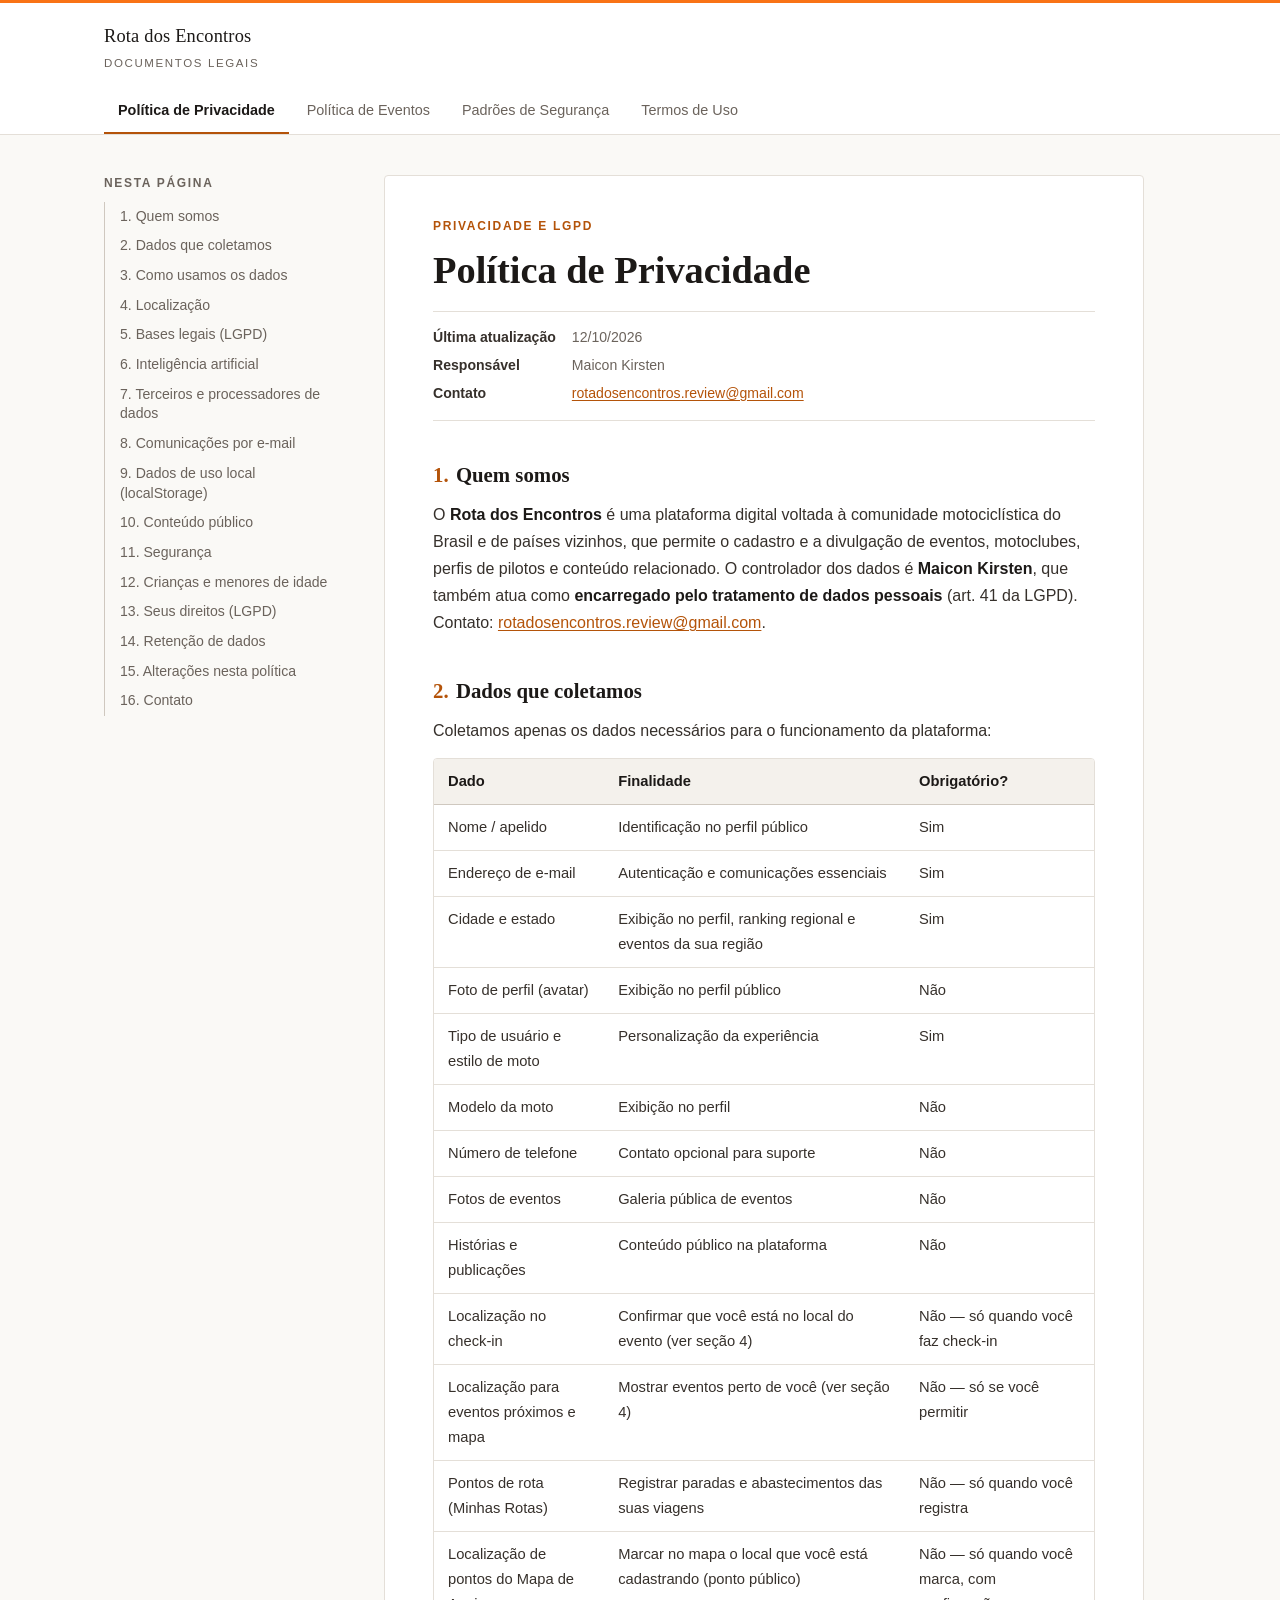
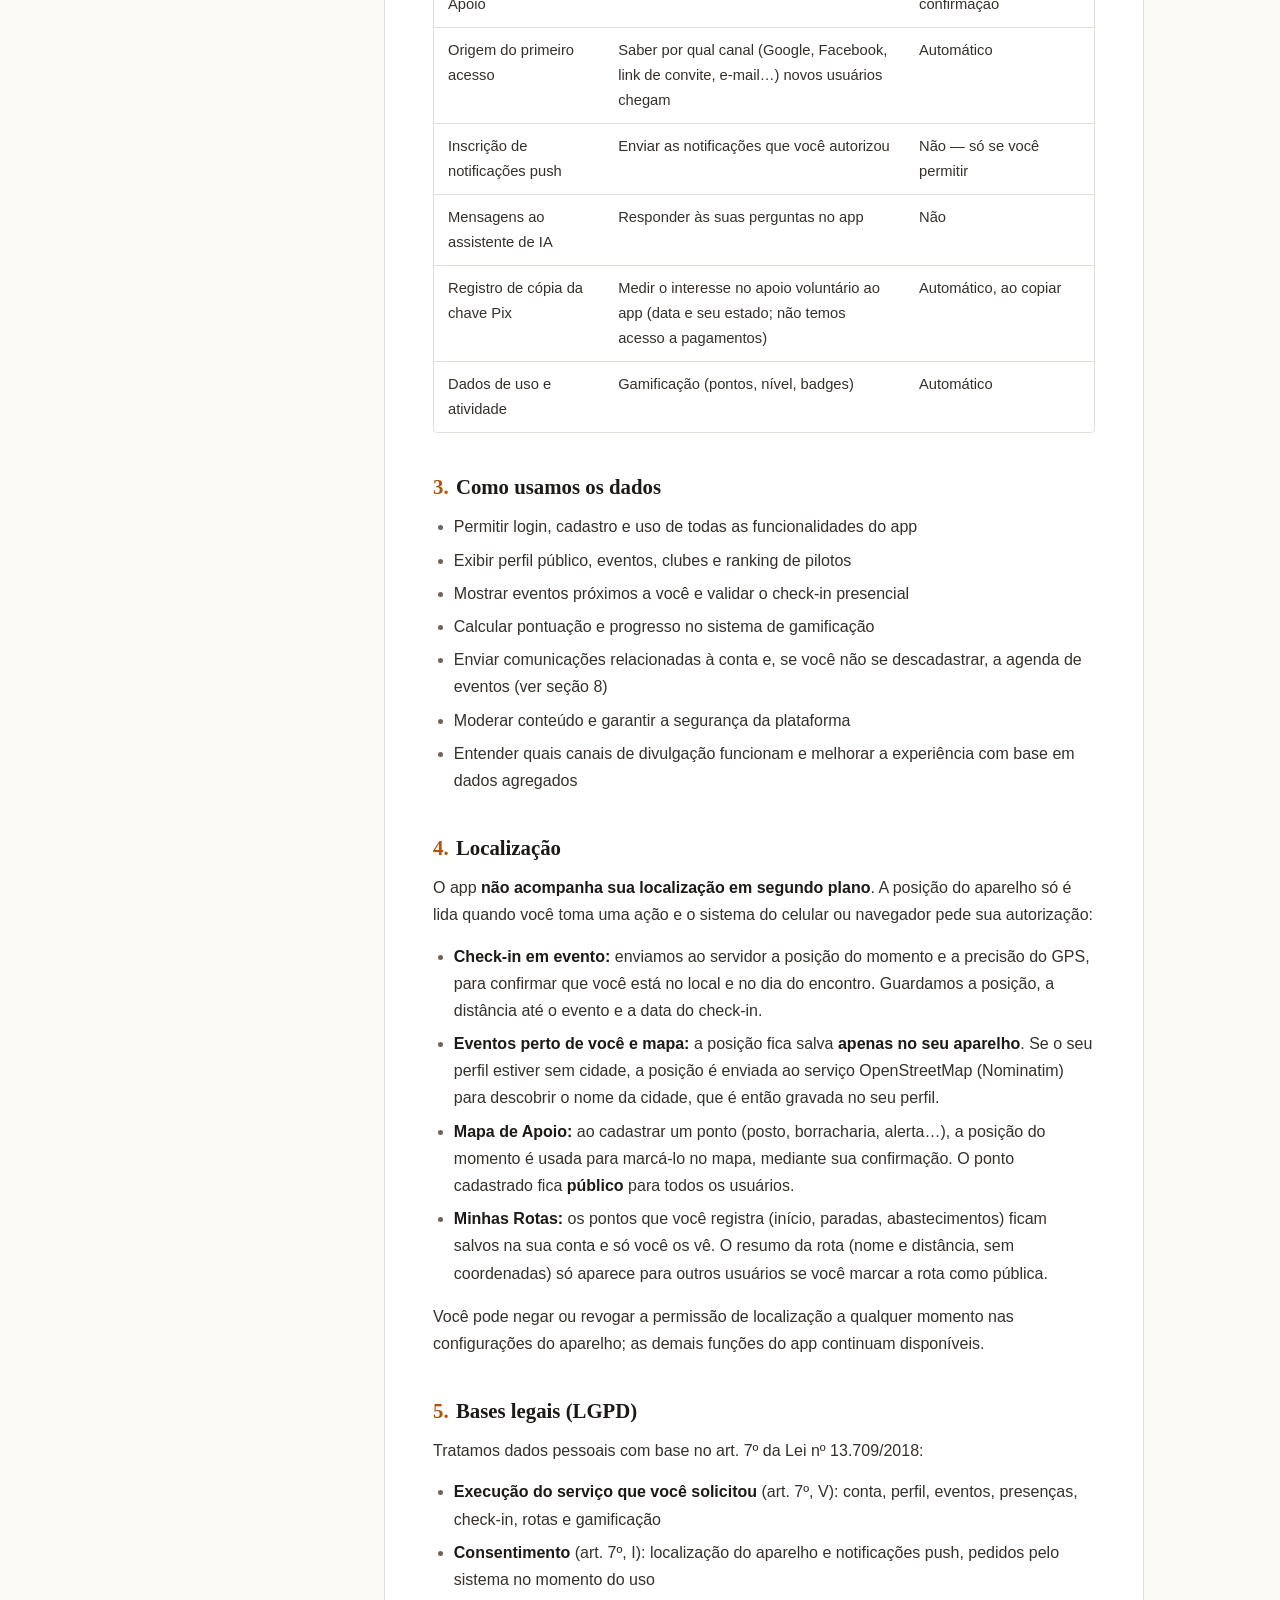
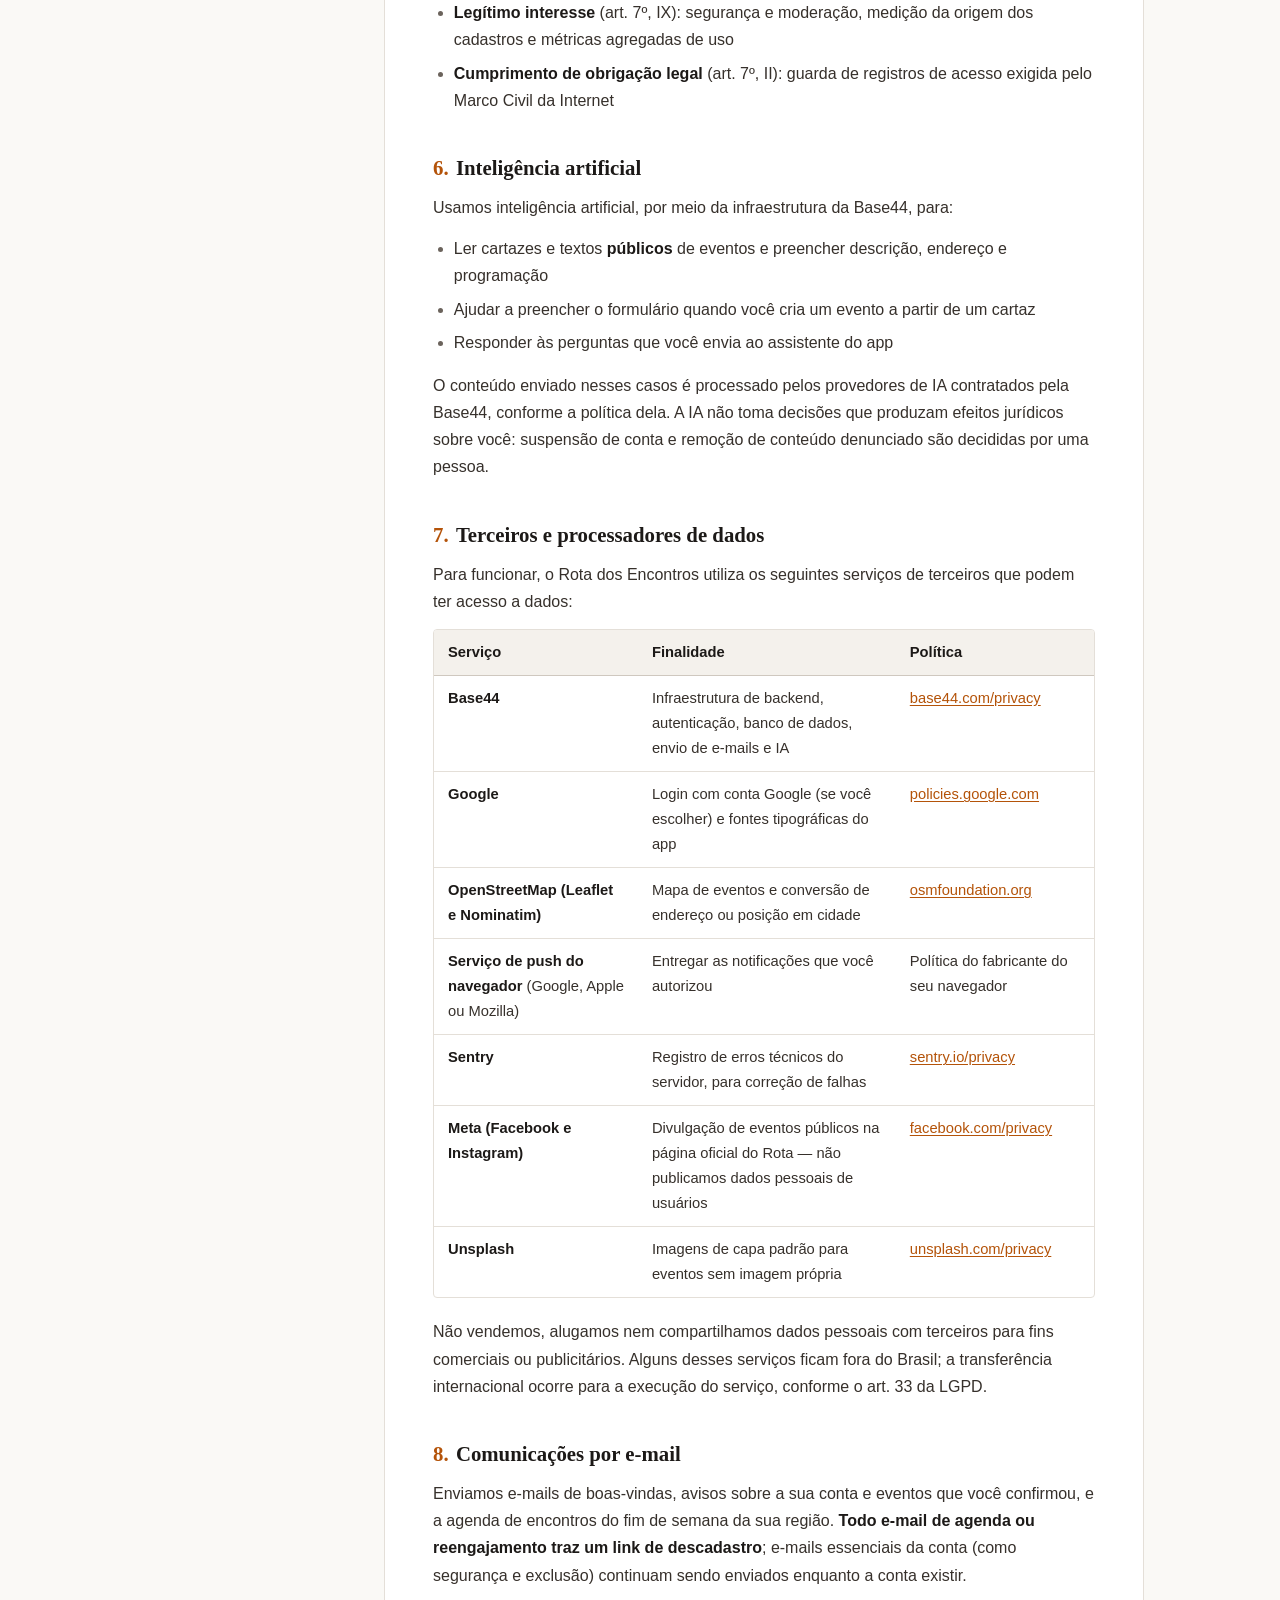
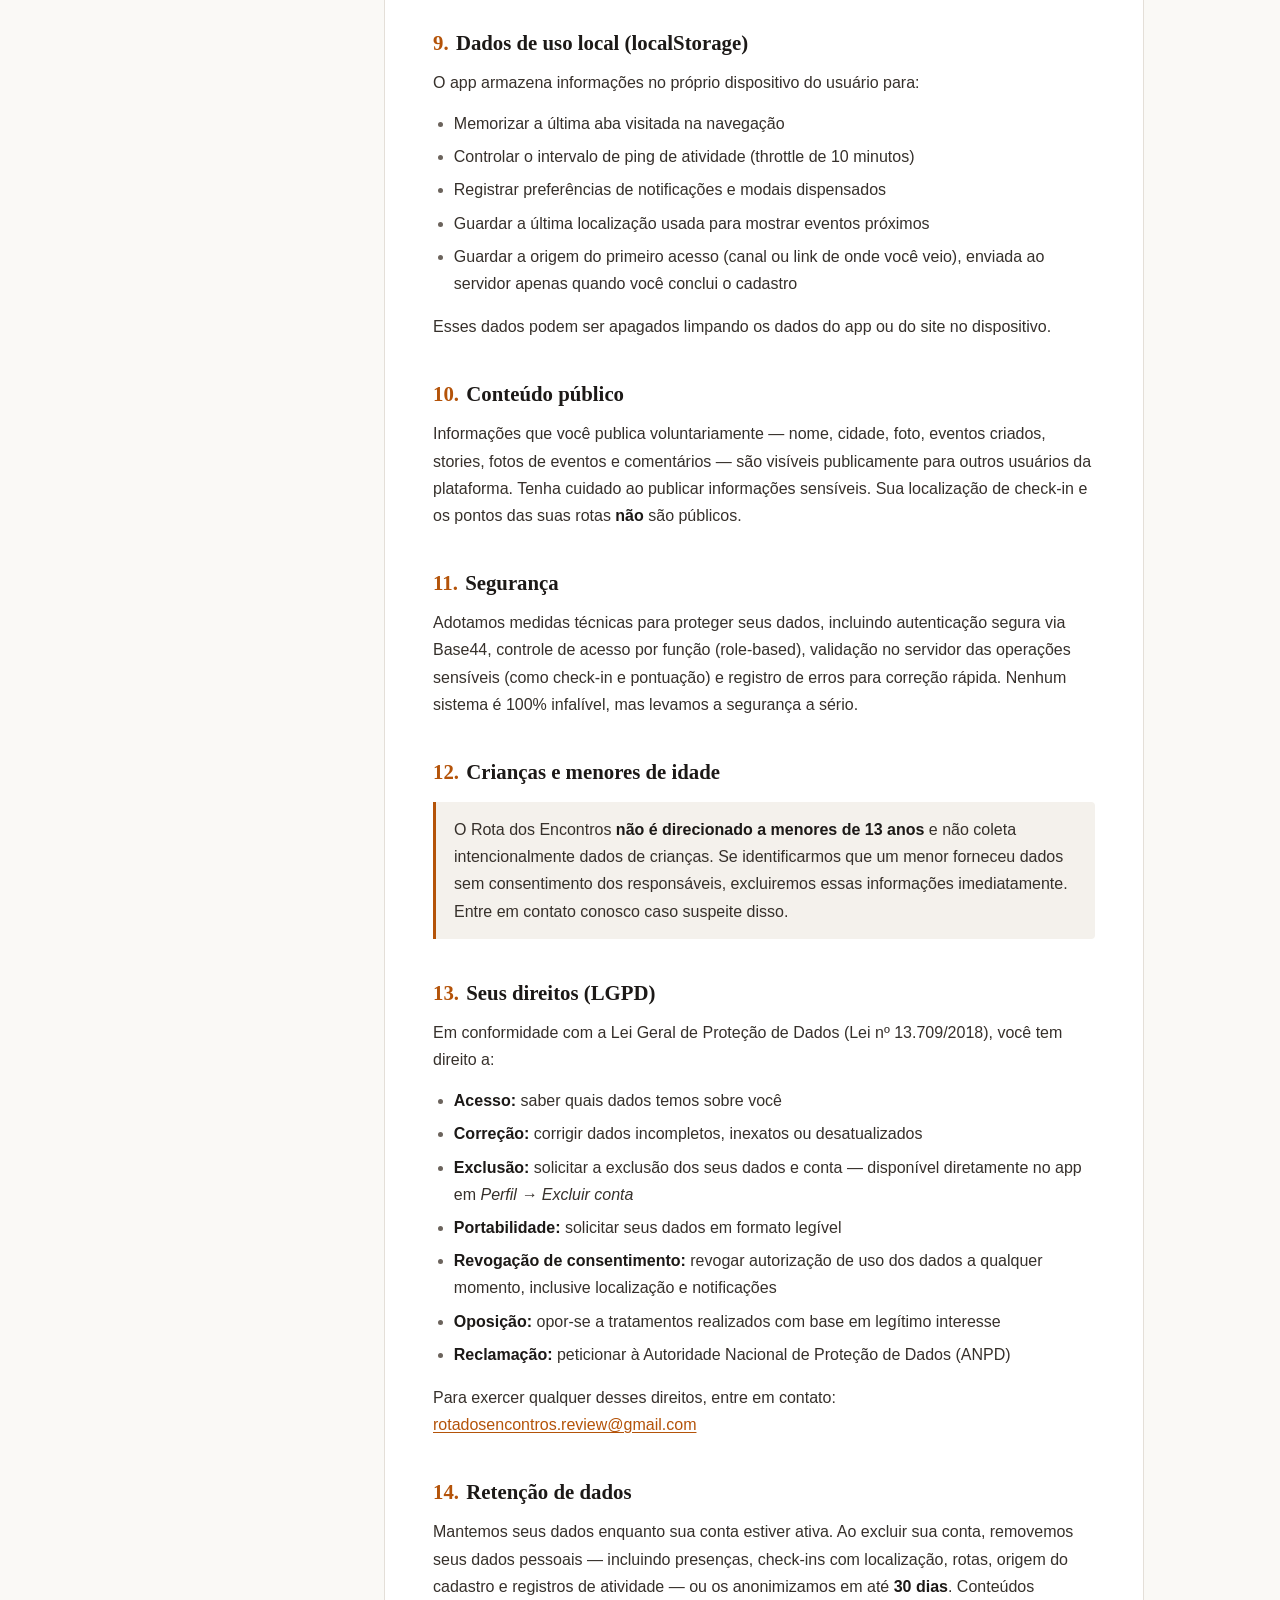
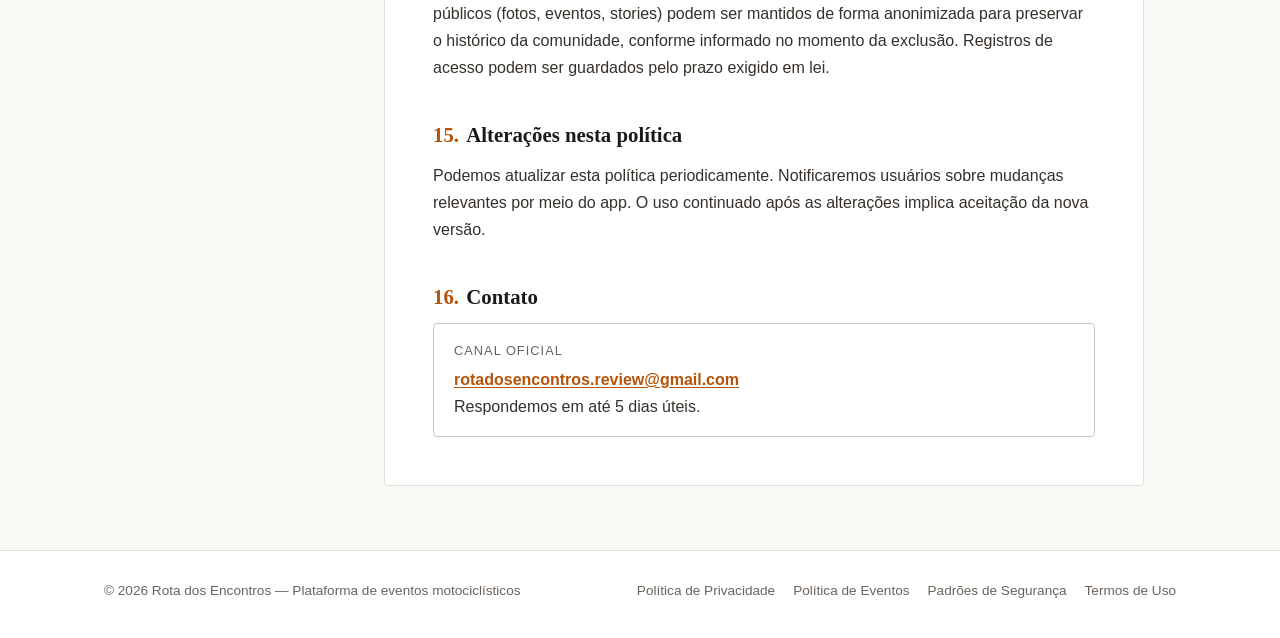
<file: index.html>
<!DOCTYPE html>
<html lang="pt-BR">
<head>
  <meta charset="UTF-8">
  <meta name="viewport" content="width=device-width, initial-scale=1">
  <title>Política de Privacidade — Rota dos Encontros</title>
  <meta name="description" content="Como o Rota dos Encontros coleta, usa e protege dados pessoais, conforme a LGPD.">
  <meta name="color-scheme" content="light dark">
  <link rel="stylesheet" href="estilo.css">
</head>
<body>
<header class="topo">
  <div class="topo-interno">
    <p class="marca-nome">Rota dos Encontros<span>Documentos legais</span></p>
    <nav class="abas" aria-label="Documentos">
      <a href="index.html" aria-current="page">Política de Privacidade</a>
      <a href="politica-eventos.html">Política de Eventos</a>
      <a href="seguranca.html">Padrões de Segurança</a>
      <a href="termos.html">Termos de Uso</a>
    </nav>
  </div>
</header>

<div class="pagina">
  <aside class="indice" aria-label="Índice">
    <details open>
      <summary>Nesta página</summary>
      <h2>Nesta página</h2>
      <ol>
        <li><a href="#s1">1. Quem somos</a></li>
        <li><a href="#s2">2. Dados que coletamos</a></li>
        <li><a href="#s3">3. Como usamos os dados</a></li>
        <li><a href="#s4">4. Localização</a></li>
        <li><a href="#s5">5. Bases legais (LGPD)</a></li>
        <li><a href="#s6">6. Inteligência artificial</a></li>
        <li><a href="#s7">7. Terceiros e processadores de dados</a></li>
        <li><a href="#s8">8. Comunicações por e-mail</a></li>
        <li><a href="#s9">9. Dados de uso local (localStorage)</a></li>
        <li><a href="#s10">10. Conteúdo público</a></li>
        <li><a href="#s11">11. Segurança</a></li>
        <li><a href="#s12">12. Crianças e menores de idade</a></li>
        <li><a href="#s13">13. Seus direitos (LGPD)</a></li>
        <li><a href="#s14">14. Retenção de dados</a></li>
        <li><a href="#s15">15. Alterações nesta política</a></li>
        <li><a href="#s16">16. Contato</a></li>
      </ol>
    </details>
  </aside>

  <main class="documento">
    <p class="tipo-doc">Privacidade e LGPD</p>
    <h1>Política de Privacidade</h1>
    <dl class="meta">
      <dt>Última atualização</dt><dd>12/10/2026</dd>
      <dt>Responsável</dt><dd>Maicon Kirsten</dd>
      <dt>Contato</dt><dd><a href="mailto:rotadosencontros.review@gmail.com">rotadosencontros.review@gmail.com</a></dd>
    </dl>

    <section aria-labelledby="s1">
      <h2 id="s1"><span class="num">1.</span>Quem somos</h2>
      <p>O <strong>Rota dos Encontros</strong> é uma plataforma digital voltada à comunidade motociclística do Brasil e de países vizinhos, que permite o cadastro e a divulgação de eventos, motoclubes, perfis de pilotos e conteúdo relacionado. O controlador dos dados é <strong>Maicon Kirsten</strong>, que também atua como <strong>encarregado pelo tratamento de dados pessoais</strong> (art. 41 da LGPD). Contato: <a href="mailto:rotadosencontros.review@gmail.com">rotadosencontros.review@gmail.com</a>.</p>
    </section>

    <section aria-labelledby="s2">
      <h2 id="s2"><span class="num">2.</span>Dados que coletamos</h2>
      <p>Coletamos apenas os dados necessários para o funcionamento da plataforma:</p><div class="tabela"><table><thead><tr><th>Dado</th><th>Finalidade</th><th>Obrigatório?</th></tr></thead><tbody><tr><td>Nome / apelido</td><td>Identificação no perfil público</td><td>Sim</td></tr><tr><td>Endereço de e-mail</td><td>Autenticação e comunicações essenciais</td><td>Sim</td></tr><tr><td>Cidade e estado</td><td>Exibição no perfil, ranking regional e eventos da sua região</td><td>Sim</td></tr><tr><td>Foto de perfil (avatar)</td><td>Exibição no perfil público</td><td>Não</td></tr><tr><td>Tipo de usuário e estilo de moto</td><td>Personalização da experiência</td><td>Sim</td></tr><tr><td>Modelo da moto</td><td>Exibição no perfil</td><td>Não</td></tr><tr><td>Número de telefone</td><td>Contato opcional para suporte</td><td>Não</td></tr><tr><td>Fotos de eventos</td><td>Galeria pública de eventos</td><td>Não</td></tr><tr><td>Histórias e publicações</td><td>Conteúdo público na plataforma</td><td>Não</td></tr><tr><td>Localização no check-in</td><td>Confirmar que você está no local do evento (ver seção 4)</td><td>Não — só quando você faz check-in</td></tr><tr><td>Localização para eventos próximos e mapa</td><td>Mostrar eventos perto de você (ver seção 4)</td><td>Não — só se você permitir</td></tr><tr><td>Pontos de rota (Minhas Rotas)</td><td>Registrar paradas e abastecimentos das suas viagens</td><td>Não — só quando você registra</td></tr><tr><td>Localização de pontos do Mapa de Apoio</td><td>Marcar no mapa o local que você está cadastrando (ponto público)</td><td>Não — só quando você marca, com confirmação</td></tr><tr><td>Origem do primeiro acesso</td><td>Saber por qual canal (Google, Facebook, link de convite, e-mail…) novos usuários chegam</td><td>Automático</td></tr><tr><td>Inscrição de notificações push</td><td>Enviar as notificações que você autorizou</td><td>Não — só se você permitir</td></tr><tr><td>Mensagens ao assistente de IA</td><td>Responder às suas perguntas no app</td><td>Não</td></tr><tr><td>Registro de cópia da chave Pix</td><td>Medir o interesse no apoio voluntário ao app (data e seu estado; não temos acesso a pagamentos)</td><td>Automático, ao copiar</td></tr><tr><td>Dados de uso e atividade</td><td>Gamificação (pontos, nível, badges)</td><td>Automático</td></tr></tbody></table></div>
    </section>

    <section aria-labelledby="s3">
      <h2 id="s3"><span class="num">3.</span>Como usamos os dados</h2>
      <ul><li>Permitir login, cadastro e uso de todas as funcionalidades do app</li><li>Exibir perfil público, eventos, clubes e ranking de pilotos</li><li>Mostrar eventos próximos a você e validar o check-in presencial</li><li>Calcular pontuação e progresso no sistema de gamificação</li><li>Enviar comunicações relacionadas à conta e, se você não se descadastrar, a agenda de eventos (ver seção 8)</li><li>Moderar conteúdo e garantir a segurança da plataforma</li><li>Entender quais canais de divulgação funcionam e melhorar a experiência com base em dados agregados</li></ul>
    </section>

    <section aria-labelledby="s4">
      <h2 id="s4"><span class="num">4.</span>Localização</h2>
      <p>O app <strong>não acompanha sua localização em segundo plano</strong>. A posição do aparelho só é lida quando você toma uma ação e o sistema do celular ou navegador pede sua autorização:</p><ul><li><strong>Check-in em evento:</strong> enviamos ao servidor a posição do momento e a precisão do GPS, para confirmar que você está no local e no dia do encontro. Guardamos a posição, a distância até o evento e a data do check-in.</li><li><strong>Eventos perto de você e mapa:</strong> a posição fica salva <strong>apenas no seu aparelho</strong>. Se o seu perfil estiver sem cidade, a posição é enviada ao serviço OpenStreetMap (Nominatim) para descobrir o nome da cidade, que é então gravada no seu perfil.</li><li><strong>Mapa de Apoio:</strong> ao cadastrar um ponto (posto, borracharia, alerta…), a posição do momento é usada para marcá-lo no mapa, mediante sua confirmação. O ponto cadastrado fica <strong>público</strong> para todos os usuários.</li><li><strong>Minhas Rotas:</strong> os pontos que você registra (início, paradas, abastecimentos) ficam salvos na sua conta e só você os vê. O resumo da rota (nome e distância, sem coordenadas) só aparece para outros usuários se você marcar a rota como pública.</li></ul><p>Você pode negar ou revogar a permissão de localização a qualquer momento nas configurações do aparelho; as demais funções do app continuam disponíveis.</p>
    </section>

    <section aria-labelledby="s5">
      <h2 id="s5"><span class="num">5.</span>Bases legais (LGPD)</h2>
      <p>Tratamos dados pessoais com base no art. 7º da Lei nº 13.709/2018:</p><ul><li><strong>Execução do serviço que você solicitou</strong> (art. 7º, V): conta, perfil, eventos, presenças, check-in, rotas e gamificação</li><li><strong>Consentimento</strong> (art. 7º, I): localização do aparelho e notificações push, pedidos pelo sistema no momento do uso</li><li><strong>Legítimo interesse</strong> (art. 7º, IX): segurança e moderação, medição da origem dos cadastros e métricas agregadas de uso</li><li><strong>Cumprimento de obrigação legal</strong> (art. 7º, II): guarda de registros de acesso exigida pelo Marco Civil da Internet</li></ul>
    </section>

    <section aria-labelledby="s6">
      <h2 id="s6"><span class="num">6.</span>Inteligência artificial</h2>
      <p>Usamos inteligência artificial, por meio da infraestrutura da Base44, para:</p><ul><li>Ler cartazes e textos <strong>públicos</strong> de eventos e preencher descrição, endereço e programação</li><li>Ajudar a preencher o formulário quando você cria um evento a partir de um cartaz</li><li>Responder às perguntas que você envia ao assistente do app</li></ul><p>O conteúdo enviado nesses casos é processado pelos provedores de IA contratados pela Base44, conforme a política dela. A IA não toma decisões que produzam efeitos jurídicos sobre você: suspensão de conta e remoção de conteúdo denunciado são decididas por uma pessoa.</p>
    </section>

    <section aria-labelledby="s7">
      <h2 id="s7"><span class="num">7.</span>Terceiros e processadores de dados</h2>
      <p>Para funcionar, o Rota dos Encontros utiliza os seguintes serviços de terceiros que podem ter acesso a dados:</p><div class="tabela"><table><thead><tr><th>Serviço</th><th>Finalidade</th><th>Política</th></tr></thead><tbody><tr><td><strong>Base44</strong></td><td>Infraestrutura de backend, autenticação, banco de dados, envio de e-mails e IA</td><td><a href="https://base44.com/privacy" target="_blank" rel="noopener">base44.com/privacy</a></td></tr><tr><td><strong>Google</strong></td><td>Login com conta Google (se você escolher) e fontes tipográficas do app</td><td><a href="https://policies.google.com/privacy" target="_blank" rel="noopener">policies.google.com</a></td></tr><tr><td><strong>OpenStreetMap (Leaflet e Nominatim)</strong></td><td>Mapa de eventos e conversão de endereço ou posição em cidade</td><td><a href="https://wiki.osmfoundation.org/wiki/Privacy_Policy" target="_blank" rel="noopener">osmfoundation.org</a></td></tr><tr><td><strong>Serviço de push do navegador</strong> (Google, Apple ou Mozilla)</td><td>Entregar as notificações que você autorizou</td><td>Política do fabricante do seu navegador</td></tr><tr><td><strong>Sentry</strong></td><td>Registro de erros técnicos do servidor, para correção de falhas</td><td><a href="https://sentry.io/privacy/" target="_blank" rel="noopener">sentry.io/privacy</a></td></tr><tr><td><strong>Meta (Facebook e Instagram)</strong></td><td>Divulgação de eventos públicos na página oficial do Rota — não publicamos dados pessoais de usuários</td><td><a href="https://www.facebook.com/privacy/policy" target="_blank" rel="noopener">facebook.com/privacy</a></td></tr><tr><td><strong>Unsplash</strong></td><td>Imagens de capa padrão para eventos sem imagem própria</td><td><a href="https://unsplash.com/privacy" target="_blank" rel="noopener">unsplash.com/privacy</a></td></tr></tbody></table></div><p>Não vendemos, alugamos nem compartilhamos dados pessoais com terceiros para fins comerciais ou publicitários. Alguns desses serviços ficam fora do Brasil; a transferência internacional ocorre para a execução do serviço, conforme o art. 33 da LGPD.</p>
    </section>

    <section aria-labelledby="s8">
      <h2 id="s8"><span class="num">8.</span>Comunicações por e-mail</h2>
      <p>Enviamos e-mails de boas-vindas, avisos sobre a sua conta e eventos que você confirmou, e a agenda de encontros do fim de semana da sua região. <strong>Todo e-mail de agenda ou reengajamento traz um link de descadastro</strong>; e-mails essenciais da conta (como segurança e exclusão) continuam sendo enviados enquanto a conta existir.</p>
    </section>

    <section aria-labelledby="s9">
      <h2 id="s9"><span class="num">9.</span>Dados de uso local (localStorage)</h2>
      <p>O app armazena informações no próprio dispositivo do usuário para:</p><ul><li>Memorizar a última aba visitada na navegação</li><li>Controlar o intervalo de ping de atividade (throttle de 10 minutos)</li><li>Registrar preferências de notificações e modais dispensados</li><li>Guardar a última localização usada para mostrar eventos próximos</li><li>Guardar a origem do primeiro acesso (canal ou link de onde você veio), enviada ao servidor apenas quando você conclui o cadastro</li></ul><p>Esses dados podem ser apagados limpando os dados do app ou do site no dispositivo.</p>
    </section>

    <section aria-labelledby="s10">
      <h2 id="s10"><span class="num">10.</span>Conteúdo público</h2>
      <p>Informações que você publica voluntariamente — nome, cidade, foto, eventos criados, stories, fotos de eventos e comentários — são visíveis publicamente para outros usuários da plataforma. Tenha cuidado ao publicar informações sensíveis. Sua localização de check-in e os pontos das suas rotas <strong>não</strong> são públicos.</p>
    </section>

    <section aria-labelledby="s11">
      <h2 id="s11"><span class="num">11.</span>Segurança</h2>
      <p>Adotamos medidas técnicas para proteger seus dados, incluindo autenticação segura via Base44, controle de acesso por função (role-based), validação no servidor das operações sensíveis (como check-in e pontuação) e registro de erros para correção rápida. Nenhum sistema é 100% infalível, mas levamos a segurança a sério.</p>
    </section>

    <section aria-labelledby="s12">
      <h2 id="s12"><span class="num">12.</span>Crianças e menores de idade</h2>
      <div class="nota"><p>O Rota dos Encontros <strong>não é direcionado a menores de 13 anos</strong> e não coleta intencionalmente dados de crianças. Se identificarmos que um menor forneceu dados sem consentimento dos responsáveis, excluiremos essas informações imediatamente. Entre em contato conosco caso suspeite disso.</p></div>
    </section>

    <section aria-labelledby="s13">
      <h2 id="s13"><span class="num">13.</span>Seus direitos (LGPD)</h2>
      <p>Em conformidade com a Lei Geral de Proteção de Dados (Lei nº 13.709/2018), você tem direito a:</p><ul><li><strong>Acesso:</strong> saber quais dados temos sobre você</li><li><strong>Correção:</strong> corrigir dados incompletos, inexatos ou desatualizados</li><li><strong>Exclusão:</strong> solicitar a exclusão dos seus dados e conta — disponível diretamente no app em <em>Perfil → Excluir conta</em></li><li><strong>Portabilidade:</strong> solicitar seus dados em formato legível</li><li><strong>Revogação de consentimento:</strong> revogar autorização de uso dos dados a qualquer momento, inclusive localização e notificações</li><li><strong>Oposição:</strong> opor-se a tratamentos realizados com base em legítimo interesse</li><li><strong>Reclamação:</strong> peticionar à Autoridade Nacional de Proteção de Dados (ANPD)</li></ul><p>Para exercer qualquer desses direitos, entre em contato: <a href="mailto:rotadosencontros.review@gmail.com">rotadosencontros.review@gmail.com</a></p>
    </section>

    <section aria-labelledby="s14">
      <h2 id="s14"><span class="num">14.</span>Retenção de dados</h2>
      <p>Mantemos seus dados enquanto sua conta estiver ativa. Ao excluir sua conta, removemos seus dados pessoais — incluindo presenças, check-ins com localização, rotas, origem do cadastro e registros de atividade — ou os anonimizamos em até <strong>30 dias</strong>. Conteúdos públicos (fotos, eventos, stories) podem ser mantidos de forma anonimizada para preservar o histórico da comunidade, conforme informado no momento da exclusão. Registros de acesso podem ser guardados pelo prazo exigido em lei.</p>
    </section>

    <section aria-labelledby="s15">
      <h2 id="s15"><span class="num">15.</span>Alterações nesta política</h2>
      <p>Podemos atualizar esta política periodicamente. Notificaremos usuários sobre mudanças relevantes por meio do app. O uso continuado após as alterações implica aceitação da nova versão.</p>
    </section>

    <section aria-labelledby="s16">
      <h2 id="s16"><span class="num">16.</span>Contato</h2>
      <div class="contato-bloco"><p class="rotulo">Canal oficial</p><p><strong><a href="mailto:rotadosencontros.review@gmail.com">rotadosencontros.review@gmail.com</a></strong><br>Respondemos em até 5 dias úteis.</p></div>
    </section>
  </main>
</div>

<footer class="rodape">
  <div class="rodape-interno">
    <p>© 2026 Rota dos Encontros — Plataforma de eventos motociclísticos</p>
    <nav aria-label="Documentos legais">
        <a href="index.html">Política de Privacidade</a>
        <a href="politica-eventos.html">Política de Eventos</a>
        <a href="seguranca.html">Padrões de Segurança</a>
        <a href="termos.html">Termos de Uso</a>
      </nav>
  </div>
</footer>
<script>
  // celular: índice começa fechado (no computador ele fica sempre visível pelo CSS)
  if (window.matchMedia('(max-width: 959px)').matches) {
    var d = document.querySelector('.indice details'); if (d) d.removeAttribute('open');
  }
</script>
</body>
</html>
</file>
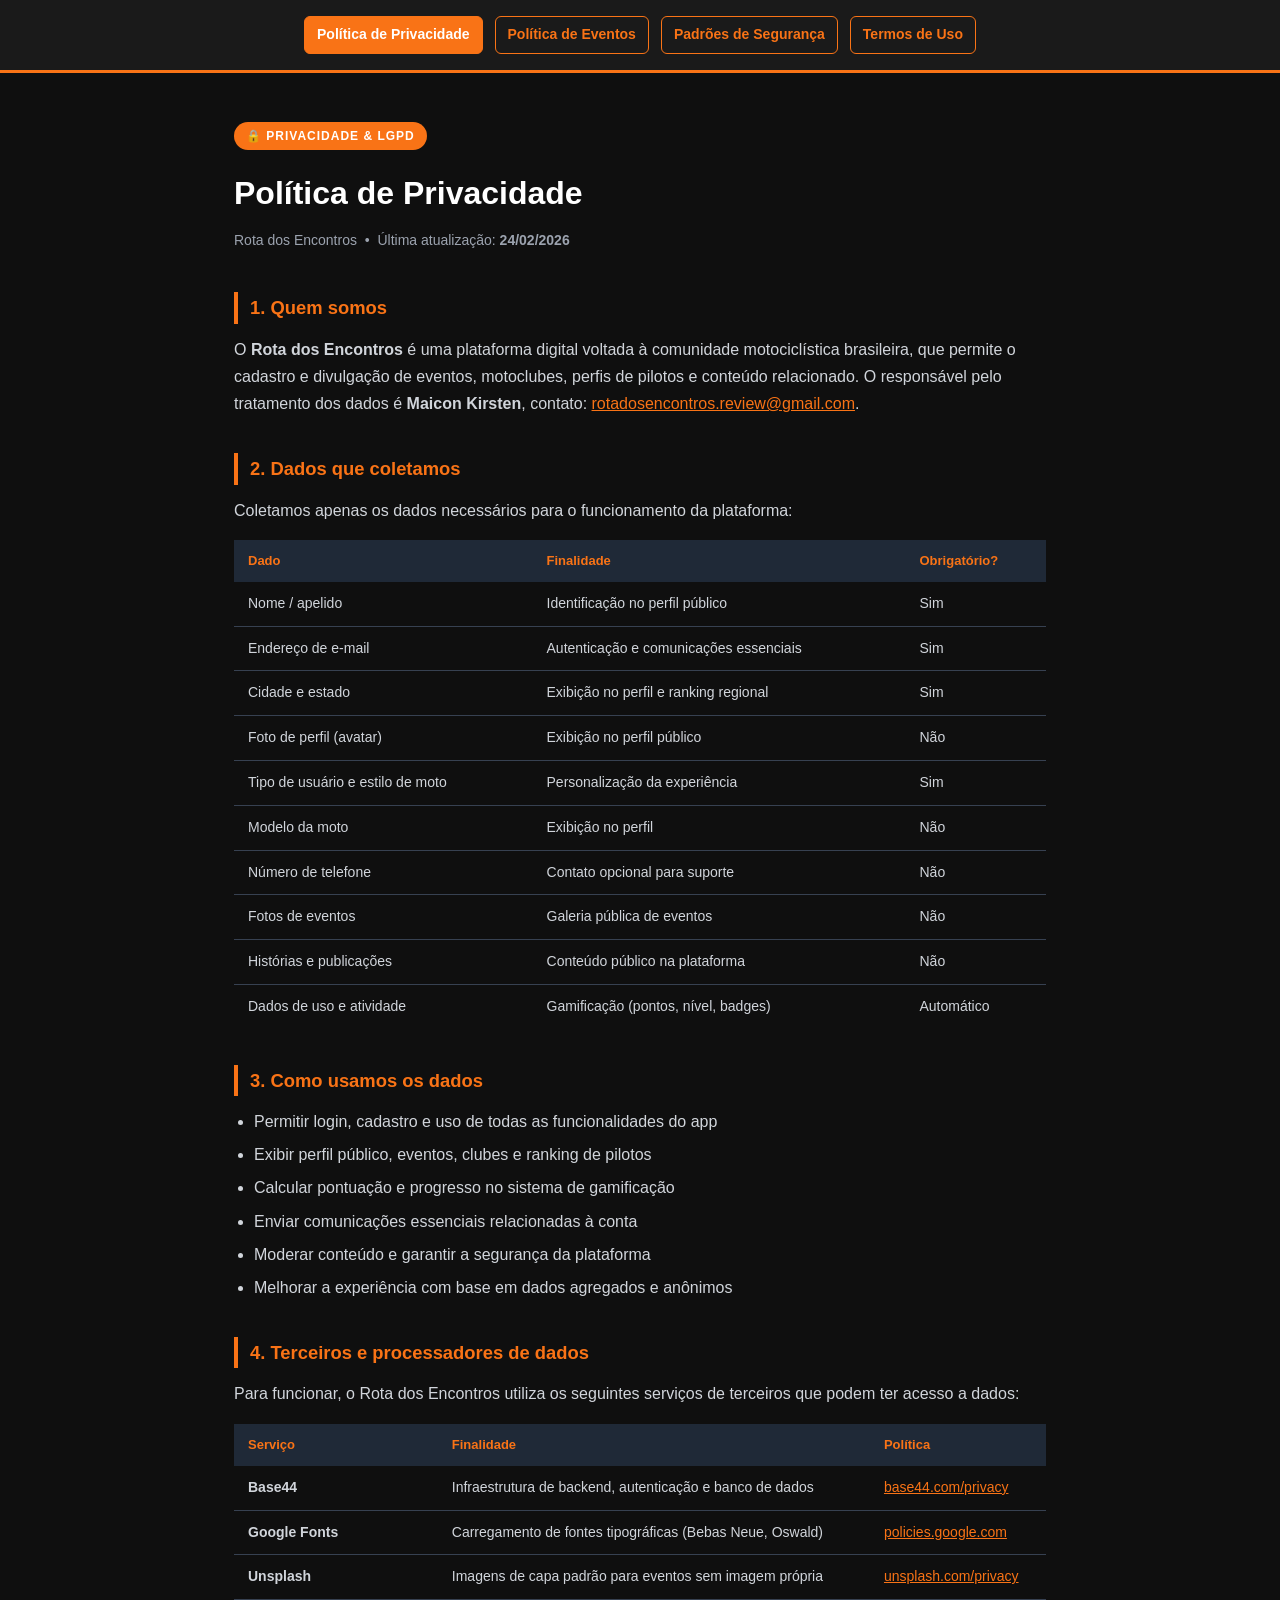
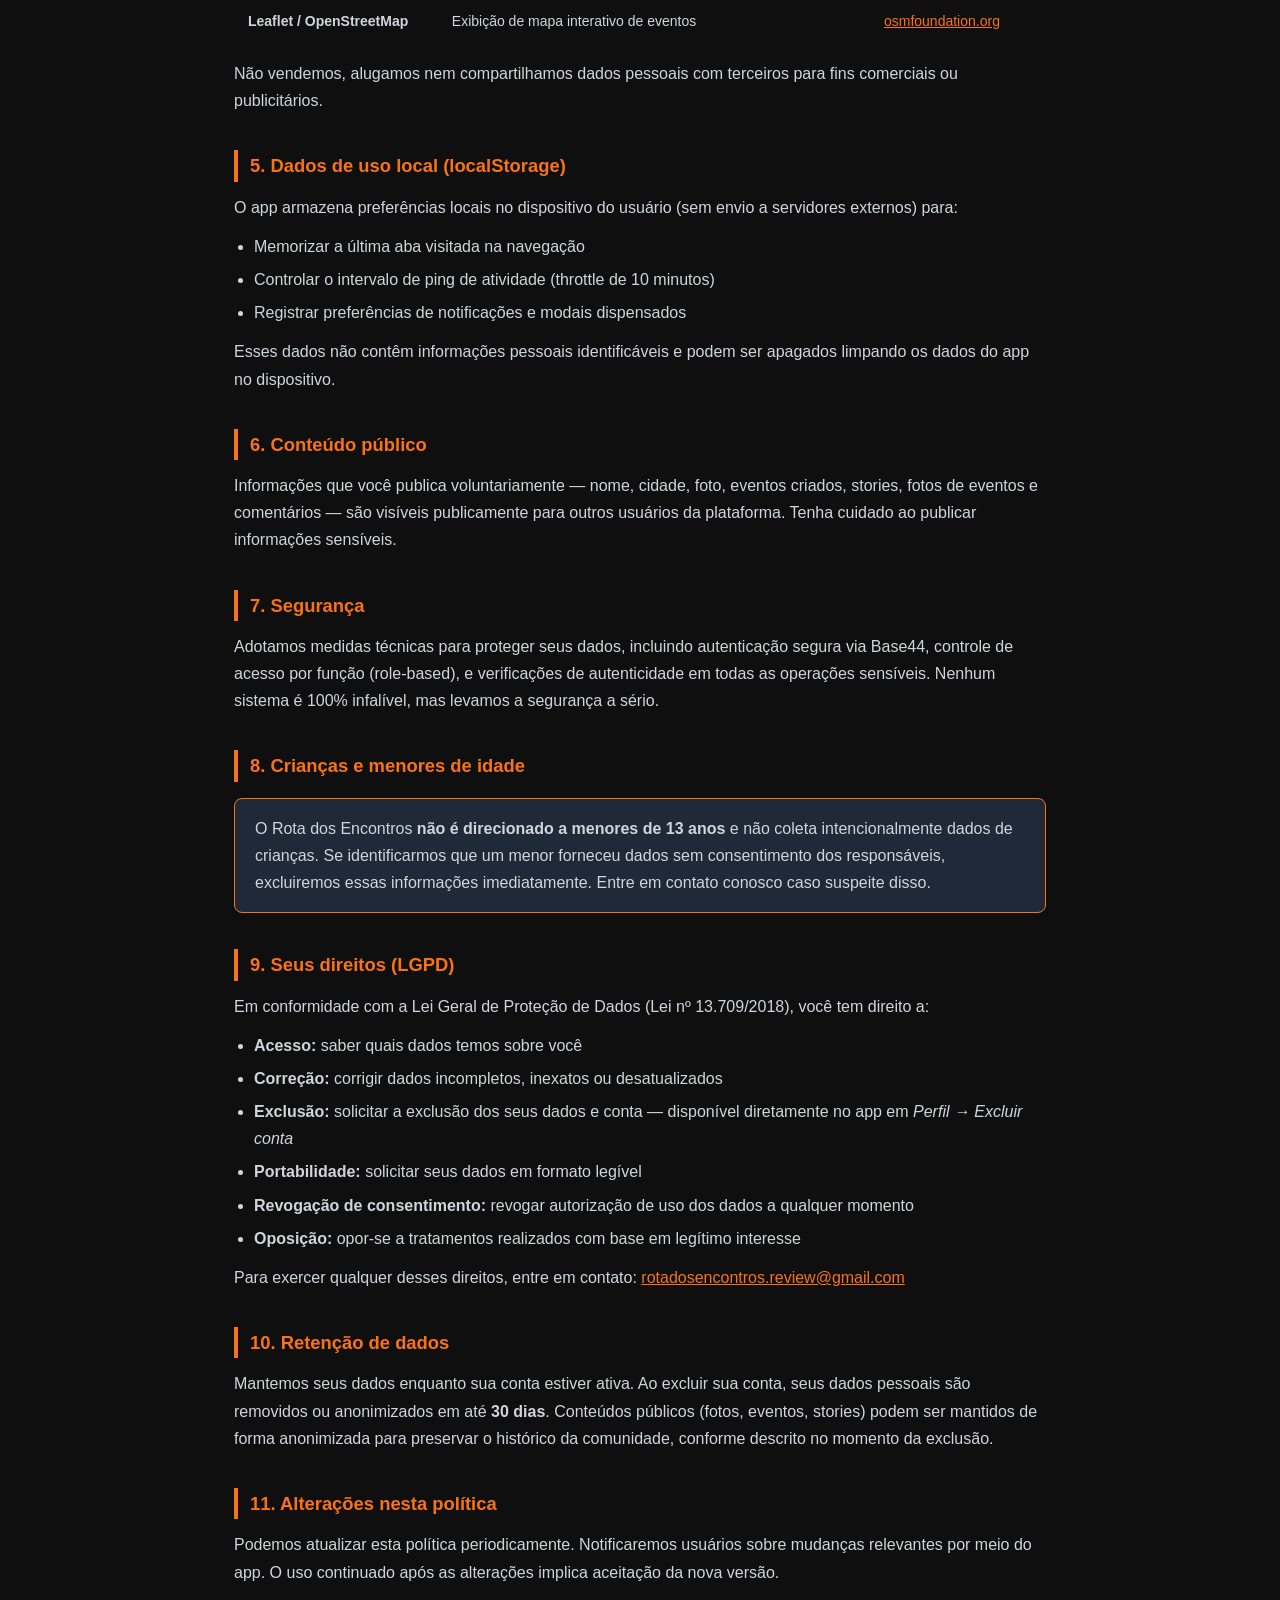
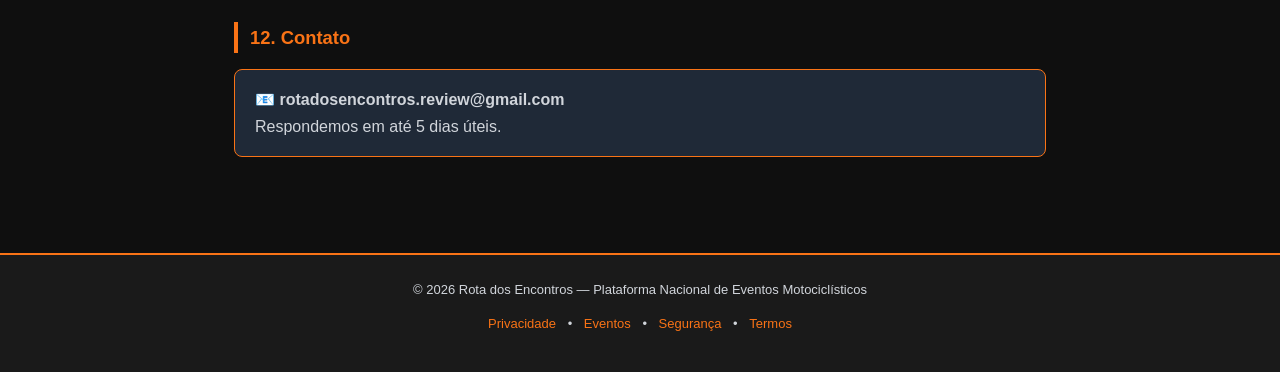
<file: index (1).html>
<!DOCTYPE html>
<html lang="pt-BR">
<head>
  <meta charset="UTF-8" />
  <meta name="viewport" content="width=device-width, initial-scale=1.0" />
  <title>Política de Privacidade — Rota dos Encontros</title>
  <style>
    * { box-sizing: border-box; margin: 0; padding: 0; }
    body { font-family: 'Segoe UI', Arial, sans-serif; background: #0f0f0f; color: #e5e7eb; line-height: 1.7; }
    header { background: #1a1a1a; border-bottom: 3px solid #f97316; padding: 16px 24px; }
    nav { display: flex; flex-wrap: wrap; gap: 12px; justify-content: center; }
    nav a { color: #f97316; text-decoration: none; font-size: 14px; font-weight: 600; padding: 6px 12px; border: 1px solid #f97316; border-radius: 6px; transition: background 0.2s; }
    nav a:hover, nav a.active { background: #f97316; color: #fff; }
    .container { max-width: 860px; margin: 0 auto; padding: 48px 24px 80px; }
    .badge { display: inline-block; background: #f97316; color: #fff; font-size: 12px; font-weight: 700; padding: 4px 12px; border-radius: 20px; margin-bottom: 16px; letter-spacing: 1px; }
    h1 { font-size: 2rem; font-weight: 800; color: #fff; margin-bottom: 8px; }
    .meta { color: #9ca3af; font-size: 14px; margin-bottom: 40px; }
    h2 { font-size: 1.15rem; font-weight: 700; color: #f97316; margin: 36px 0 12px; border-left: 4px solid #f97316; padding-left: 12px; }
    p { margin-bottom: 12px; color: #d1d5db; }
    ul { margin: 8px 0 12px 20px; color: #d1d5db; }
    ul li { margin-bottom: 6px; }
    .highlight { background: #1f2937; border: 1px solid #f97316; border-radius: 8px; padding: 16px 20px; margin: 16px 0; }
    .highlight p { margin: 0; }
    a { color: #f97316; }
    table { width: 100%; border-collapse: collapse; margin: 16px 0; }
    th { background: #1f2937; color: #f97316; text-align: left; padding: 10px 14px; font-size: 13px; }
    td { padding: 10px 14px; border-bottom: 1px solid #374151; color: #d1d5db; font-size: 14px; }
    tr:last-child td { border-bottom: none; }
    footer { background: #1a1a1a; border-top: 2px solid #f97316; padding: 24px; text-align: center; color: #9ca3af; font-size: 13px; }
    footer a { color: #f97316; text-decoration: none; margin: 0 8px; }
  </style>
</head>
<body>
<header>
  <nav>
    <a href="index.html" class="active">Política de Privacidade</a>
    <a href="politica-eventos.html">Política de Eventos</a>
    <a href="seguranca.html">Padrões de Segurança</a>
    <a href="termos.html">Termos de Uso</a>
  </nav>
</header>

<div class="container">
  <span class="badge">🔒 PRIVACIDADE & LGPD</span>
  <h1>Política de Privacidade</h1>
  <p class="meta">Rota dos Encontros &nbsp;•&nbsp; Última atualização: <strong>24/02/2026</strong></p>

  <h2>1. Quem somos</h2>
  <p>O <strong>Rota dos Encontros</strong> é uma plataforma digital voltada à comunidade motociclística brasileira, que permite o cadastro e divulgação de eventos, motoclubes, perfis de pilotos e conteúdo relacionado. O responsável pelo tratamento dos dados é <strong>Maicon Kirsten</strong>, contato: <a href="mailto:rotadosencontros.review@gmail.com">rotadosencontros.review@gmail.com</a>.</p>

  <h2>2. Dados que coletamos</h2>
  <p>Coletamos apenas os dados necessários para o funcionamento da plataforma:</p>
  <table>
    <tr><th>Dado</th><th>Finalidade</th><th>Obrigatório?</th></tr>
    <tr><td>Nome / apelido</td><td>Identificação no perfil público</td><td>Sim</td></tr>
    <tr><td>Endereço de e-mail</td><td>Autenticação e comunicações essenciais</td><td>Sim</td></tr>
    <tr><td>Cidade e estado</td><td>Exibição no perfil e ranking regional</td><td>Sim</td></tr>
    <tr><td>Foto de perfil (avatar)</td><td>Exibição no perfil público</td><td>Não</td></tr>
    <tr><td>Tipo de usuário e estilo de moto</td><td>Personalização da experiência</td><td>Sim</td></tr>
    <tr><td>Modelo da moto</td><td>Exibição no perfil</td><td>Não</td></tr>
    <tr><td>Número de telefone</td><td>Contato opcional para suporte</td><td>Não</td></tr>
    <tr><td>Fotos de eventos</td><td>Galeria pública de eventos</td><td>Não</td></tr>
    <tr><td>Histórias e publicações</td><td>Conteúdo público na plataforma</td><td>Não</td></tr>
    <tr><td>Dados de uso e atividade</td><td>Gamificação (pontos, nível, badges)</td><td>Automático</td></tr>
  </table>

  <h2>3. Como usamos os dados</h2>
  <ul>
    <li>Permitir login, cadastro e uso de todas as funcionalidades do app</li>
    <li>Exibir perfil público, eventos, clubes e ranking de pilotos</li>
    <li>Calcular pontuação e progresso no sistema de gamificação</li>
    <li>Enviar comunicações essenciais relacionadas à conta</li>
    <li>Moderar conteúdo e garantir a segurança da plataforma</li>
    <li>Melhorar a experiência com base em dados agregados e anônimos</li>
  </ul>

  <h2>4. Terceiros e processadores de dados</h2>
  <p>Para funcionar, o Rota dos Encontros utiliza os seguintes serviços de terceiros que podem ter acesso a dados:</p>
  <table>
    <tr><th>Serviço</th><th>Finalidade</th><th>Política</th></tr>
    <tr><td><strong>Base44</strong></td><td>Infraestrutura de backend, autenticação e banco de dados</td><td><a href="https://base44.com/privacy" target="_blank">base44.com/privacy</a></td></tr>
    <tr><td><strong>Google Fonts</strong></td><td>Carregamento de fontes tipográficas (Bebas Neue, Oswald)</td><td><a href="https://policies.google.com/privacy" target="_blank">policies.google.com</a></td></tr>
    <tr><td><strong>Unsplash</strong></td><td>Imagens de capa padrão para eventos sem imagem própria</td><td><a href="https://unsplash.com/privacy" target="_blank">unsplash.com/privacy</a></td></tr>
    <tr><td><strong>Leaflet / OpenStreetMap</strong></td><td>Exibição de mapa interativo de eventos</td><td><a href="https://wiki.osmfoundation.org/wiki/Privacy_Policy" target="_blank">osmfoundation.org</a></td></tr>
  </table>
  <p>Não vendemos, alugamos nem compartilhamos dados pessoais com terceiros para fins comerciais ou publicitários.</p>

  <h2>5. Dados de uso local (localStorage)</h2>
  <p>O app armazena preferências locais no dispositivo do usuário (sem envio a servidores externos) para:</p>
  <ul>
    <li>Memorizar a última aba visitada na navegação</li>
    <li>Controlar o intervalo de ping de atividade (throttle de 10 minutos)</li>
    <li>Registrar preferências de notificações e modais dispensados</li>
  </ul>
  <p>Esses dados não contêm informações pessoais identificáveis e podem ser apagados limpando os dados do app no dispositivo.</p>

  <h2>6. Conteúdo público</h2>
  <p>Informações que você publica voluntariamente — nome, cidade, foto, eventos criados, stories, fotos de eventos e comentários — são visíveis publicamente para outros usuários da plataforma. Tenha cuidado ao publicar informações sensíveis.</p>

  <h2>7. Segurança</h2>
  <p>Adotamos medidas técnicas para proteger seus dados, incluindo autenticação segura via Base44, controle de acesso por função (role-based), e verificações de autenticidade em todas as operações sensíveis. Nenhum sistema é 100% infalível, mas levamos a segurança a sério.</p>

  <h2>8. Crianças e menores de idade</h2>
  <div class="highlight">
    <p>O Rota dos Encontros <strong>não é direcionado a menores de 13 anos</strong> e não coleta intencionalmente dados de crianças. Se identificarmos que um menor forneceu dados sem consentimento dos responsáveis, excluiremos essas informações imediatamente. Entre em contato conosco caso suspeite disso.</p>
  </div>

  <h2>9. Seus direitos (LGPD)</h2>
  <p>Em conformidade com a Lei Geral de Proteção de Dados (Lei nº 13.709/2018), você tem direito a:</p>
  <ul>
    <li><strong>Acesso:</strong> saber quais dados temos sobre você</li>
    <li><strong>Correção:</strong> corrigir dados incompletos, inexatos ou desatualizados</li>
    <li><strong>Exclusão:</strong> solicitar a exclusão dos seus dados e conta — disponível diretamente no app em <em>Perfil → Excluir conta</em></li>
    <li><strong>Portabilidade:</strong> solicitar seus dados em formato legível</li>
    <li><strong>Revogação de consentimento:</strong> revogar autorização de uso dos dados a qualquer momento</li>
    <li><strong>Oposição:</strong> opor-se a tratamentos realizados com base em legítimo interesse</li>
  </ul>
  <p>Para exercer qualquer desses direitos, entre em contato: <a href="mailto:rotadosencontros.review@gmail.com">rotadosencontros.review@gmail.com</a></p>

  <h2>10. Retenção de dados</h2>
  <p>Mantemos seus dados enquanto sua conta estiver ativa. Ao excluir sua conta, seus dados pessoais são removidos ou anonimizados em até <strong>30 dias</strong>. Conteúdos públicos (fotos, eventos, stories) podem ser mantidos de forma anonimizada para preservar o histórico da comunidade, conforme descrito no momento da exclusão.</p>

  <h2>11. Alterações nesta política</h2>
  <p>Podemos atualizar esta política periodicamente. Notificaremos usuários sobre mudanças relevantes por meio do app. O uso continuado após as alterações implica aceitação da nova versão.</p>

  <h2>12. Contato</h2>
  <div class="highlight">
    <p>📧 <strong>rotadosencontros.review@gmail.com</strong><br/>Respondemos em até 5 dias úteis.</p>
  </div>
</div>

<footer>
  <p>© 2026 Rota dos Encontros — Plataforma Nacional de Eventos Motociclísticos</p>
  <p style="margin-top:8px;">
    <a href="index.html">Privacidade</a> •
    <a href="politica-eventos.html">Eventos</a> •
    <a href="seguranca.html">Segurança</a> •
    <a href="termos.html">Termos</a>
  </p>
</footer>
</body>
</html>
</file>
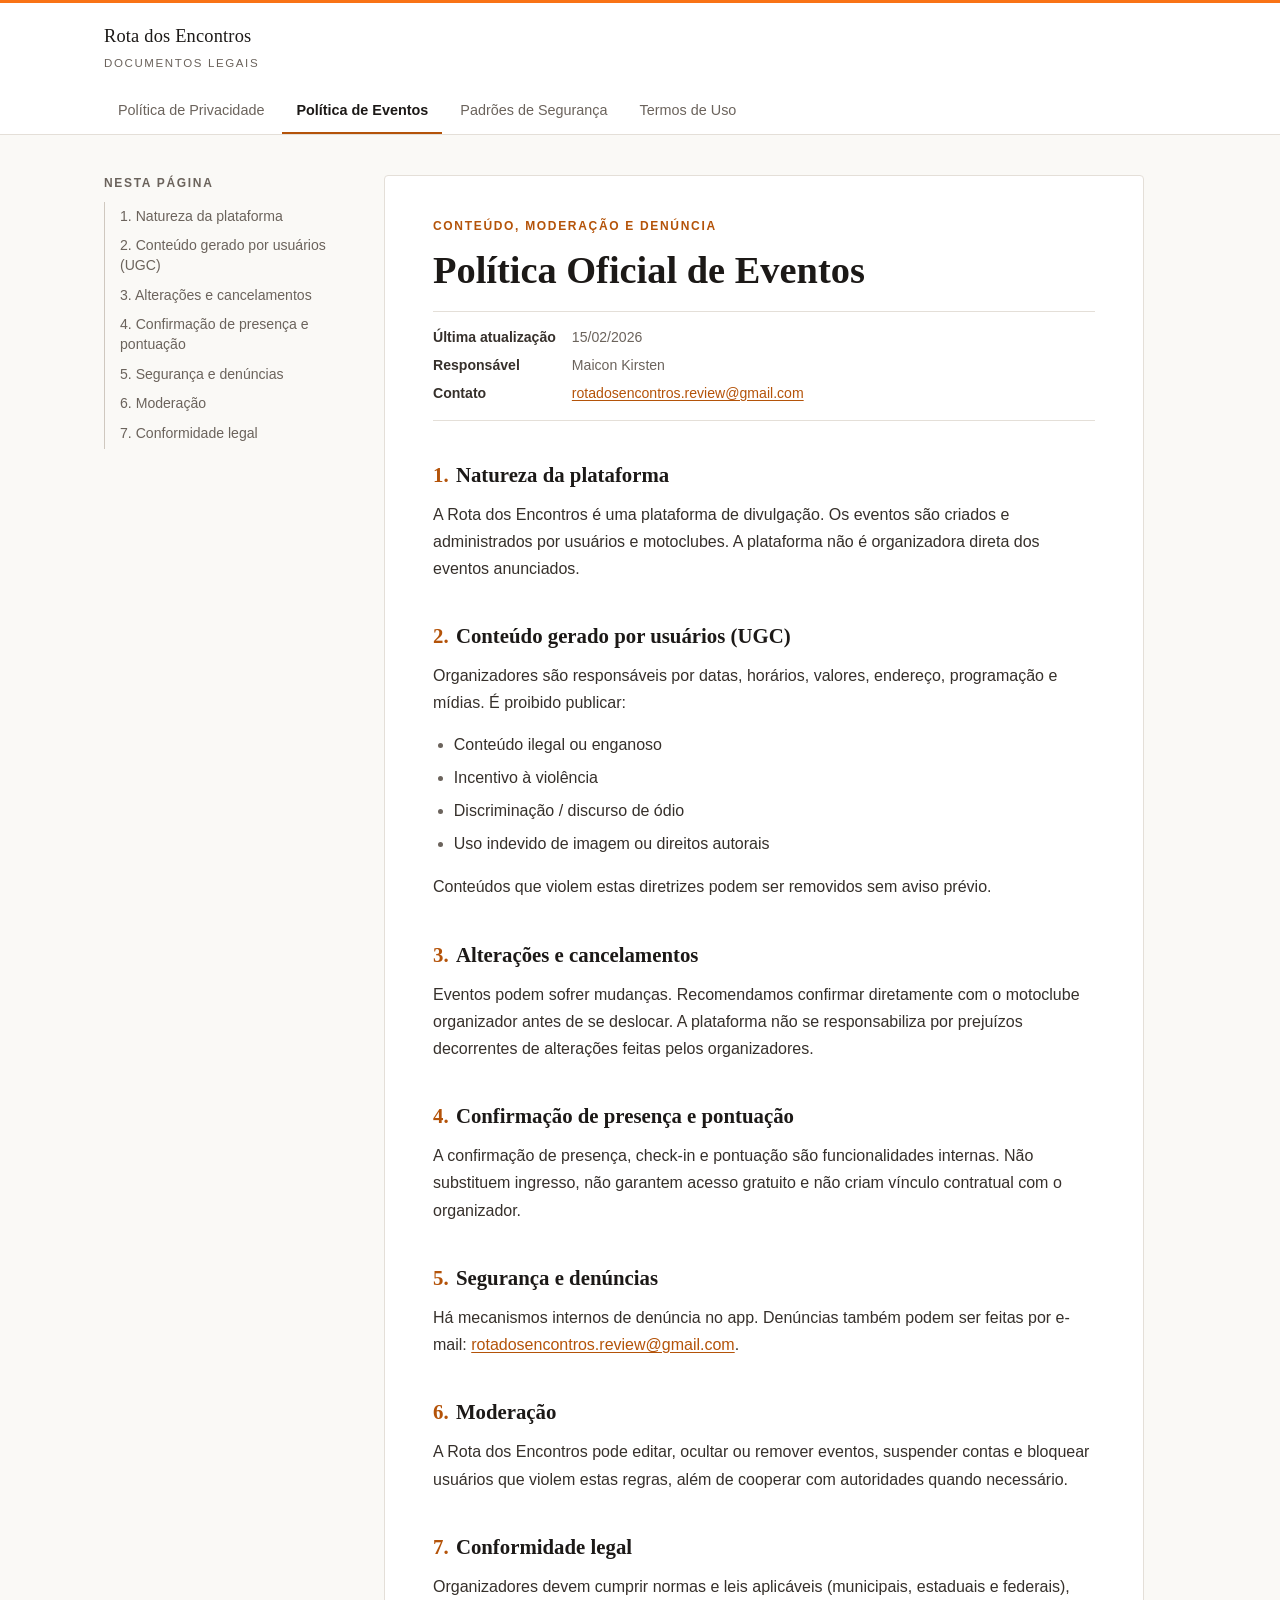
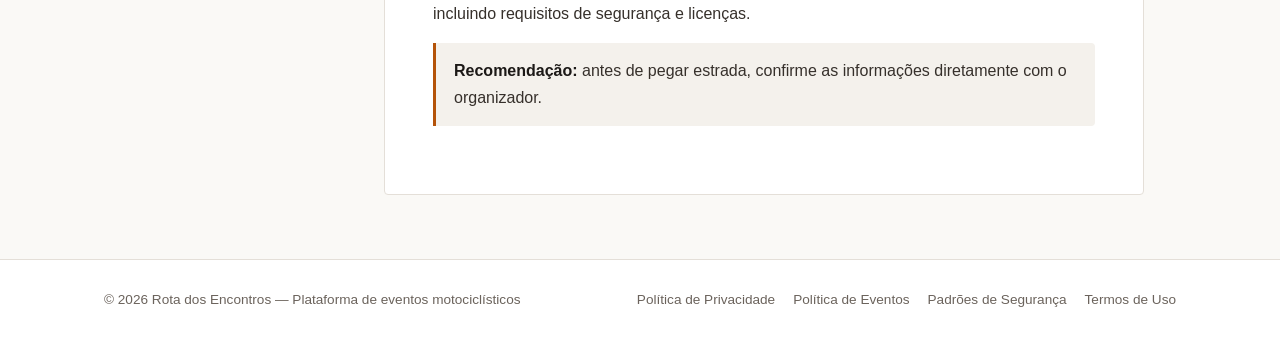
<file: politica-eventos.html>
<!DOCTYPE html>
<html lang="pt-BR">
<head>
  <meta charset="UTF-8">
  <meta name="viewport" content="width=device-width, initial-scale=1">
  <title>Política Oficial de Eventos — Rota dos Encontros</title>
  <meta name="description" content="Regras para publicação de eventos no Rota dos Encontros: responsabilidades, moderação e denúncias.">
  <meta name="color-scheme" content="light dark">
  <link rel="stylesheet" href="estilo.css">
</head>
<body>
<header class="topo">
  <div class="topo-interno">
    <p class="marca-nome">Rota dos Encontros<span>Documentos legais</span></p>
    <nav class="abas" aria-label="Documentos">
      <a href="index.html">Política de Privacidade</a>
      <a href="politica-eventos.html" aria-current="page">Política de Eventos</a>
      <a href="seguranca.html">Padrões de Segurança</a>
      <a href="termos.html">Termos de Uso</a>
    </nav>
  </div>
</header>

<div class="pagina">
  <aside class="indice" aria-label="Índice">
    <details open>
      <summary>Nesta página</summary>
      <h2>Nesta página</h2>
      <ol>
        <li><a href="#s1">1. Natureza da plataforma</a></li>
        <li><a href="#s2">2. Conteúdo gerado por usuários (UGC)</a></li>
        <li><a href="#s3">3. Alterações e cancelamentos</a></li>
        <li><a href="#s4">4. Confirmação de presença e pontuação</a></li>
        <li><a href="#s5">5. Segurança e denúncias</a></li>
        <li><a href="#s6">6. Moderação</a></li>
        <li><a href="#s7">7. Conformidade legal</a></li>
      </ol>
    </details>
  </aside>

  <main class="documento">
    <p class="tipo-doc">Conteúdo, moderação e denúncia</p>
    <h1>Política Oficial de Eventos</h1>
    <dl class="meta">
      <dt>Última atualização</dt><dd>15/02/2026</dd>
      <dt>Responsável</dt><dd>Maicon Kirsten</dd>
      <dt>Contato</dt><dd><a href="mailto:rotadosencontros.review@gmail.com">rotadosencontros.review@gmail.com</a></dd>
    </dl>

    <section aria-labelledby="s1">
      <h2 id="s1"><span class="num">1.</span>Natureza da plataforma</h2>
      <p>A Rota dos Encontros é uma plataforma de divulgação. Os eventos são criados e administrados por usuários e motoclubes. A plataforma não é organizadora direta dos eventos anunciados.</p>
    </section>

    <section aria-labelledby="s2">
      <h2 id="s2"><span class="num">2.</span>Conteúdo gerado por usuários (UGC)</h2>
      <p>Organizadores são responsáveis por datas, horários, valores, endereço, programação e mídias. É proibido publicar:</p><ul><li>Conteúdo ilegal ou enganoso</li><li>Incentivo à violência</li><li>Discriminação / discurso de ódio</li><li>Uso indevido de imagem ou direitos autorais</li></ul><p>Conteúdos que violem estas diretrizes podem ser removidos sem aviso prévio.</p>
    </section>

    <section aria-labelledby="s3">
      <h2 id="s3"><span class="num">3.</span>Alterações e cancelamentos</h2>
      <p>Eventos podem sofrer mudanças. Recomendamos confirmar diretamente com o motoclube organizador antes de se deslocar. A plataforma não se responsabiliza por prejuízos decorrentes de alterações feitas pelos organizadores.</p>
    </section>

    <section aria-labelledby="s4">
      <h2 id="s4"><span class="num">4.</span>Confirmação de presença e pontuação</h2>
      <p>A confirmação de presença, check-in e pontuação são funcionalidades internas. Não substituem ingresso, não garantem acesso gratuito e não criam vínculo contratual com o organizador.</p>
    </section>

    <section aria-labelledby="s5">
      <h2 id="s5"><span class="num">5.</span>Segurança e denúncias</h2>
      <p>Há mecanismos internos de denúncia no app. Denúncias também podem ser feitas por e-mail: <a href="mailto:rotadosencontros.review@gmail.com">rotadosencontros.review@gmail.com</a>.</p>
    </section>

    <section aria-labelledby="s6">
      <h2 id="s6"><span class="num">6.</span>Moderação</h2>
      <p>A Rota dos Encontros pode editar, ocultar ou remover eventos, suspender contas e bloquear usuários que violem estas regras, além de cooperar com autoridades quando necessário.</p>
    </section>

    <section aria-labelledby="s7">
      <h2 id="s7"><span class="num">7.</span>Conformidade legal</h2>
      <p>Organizadores devem cumprir normas e leis aplicáveis (municipais, estaduais e federais), incluindo requisitos de segurança e licenças.</p><div class="nota"><p><strong>Recomendação:</strong> antes de pegar estrada, confirme as informações diretamente com o organizador.</p></div>
    </section>
  </main>
</div>

<footer class="rodape">
  <div class="rodape-interno">
    <p>© 2026 Rota dos Encontros — Plataforma de eventos motociclísticos</p>
    <nav aria-label="Documentos legais">
        <a href="index.html">Política de Privacidade</a>
        <a href="politica-eventos.html">Política de Eventos</a>
        <a href="seguranca.html">Padrões de Segurança</a>
        <a href="termos.html">Termos de Uso</a>
      </nav>
  </div>
</footer>
<script>
  // celular: índice começa fechado (no computador ele fica sempre visível pelo CSS)
  if (window.matchMedia('(max-width: 959px)').matches) {
    var d = document.querySelector('.indice details'); if (d) d.removeAttribute('open');
  }
</script>
</body>
</html>
</file>
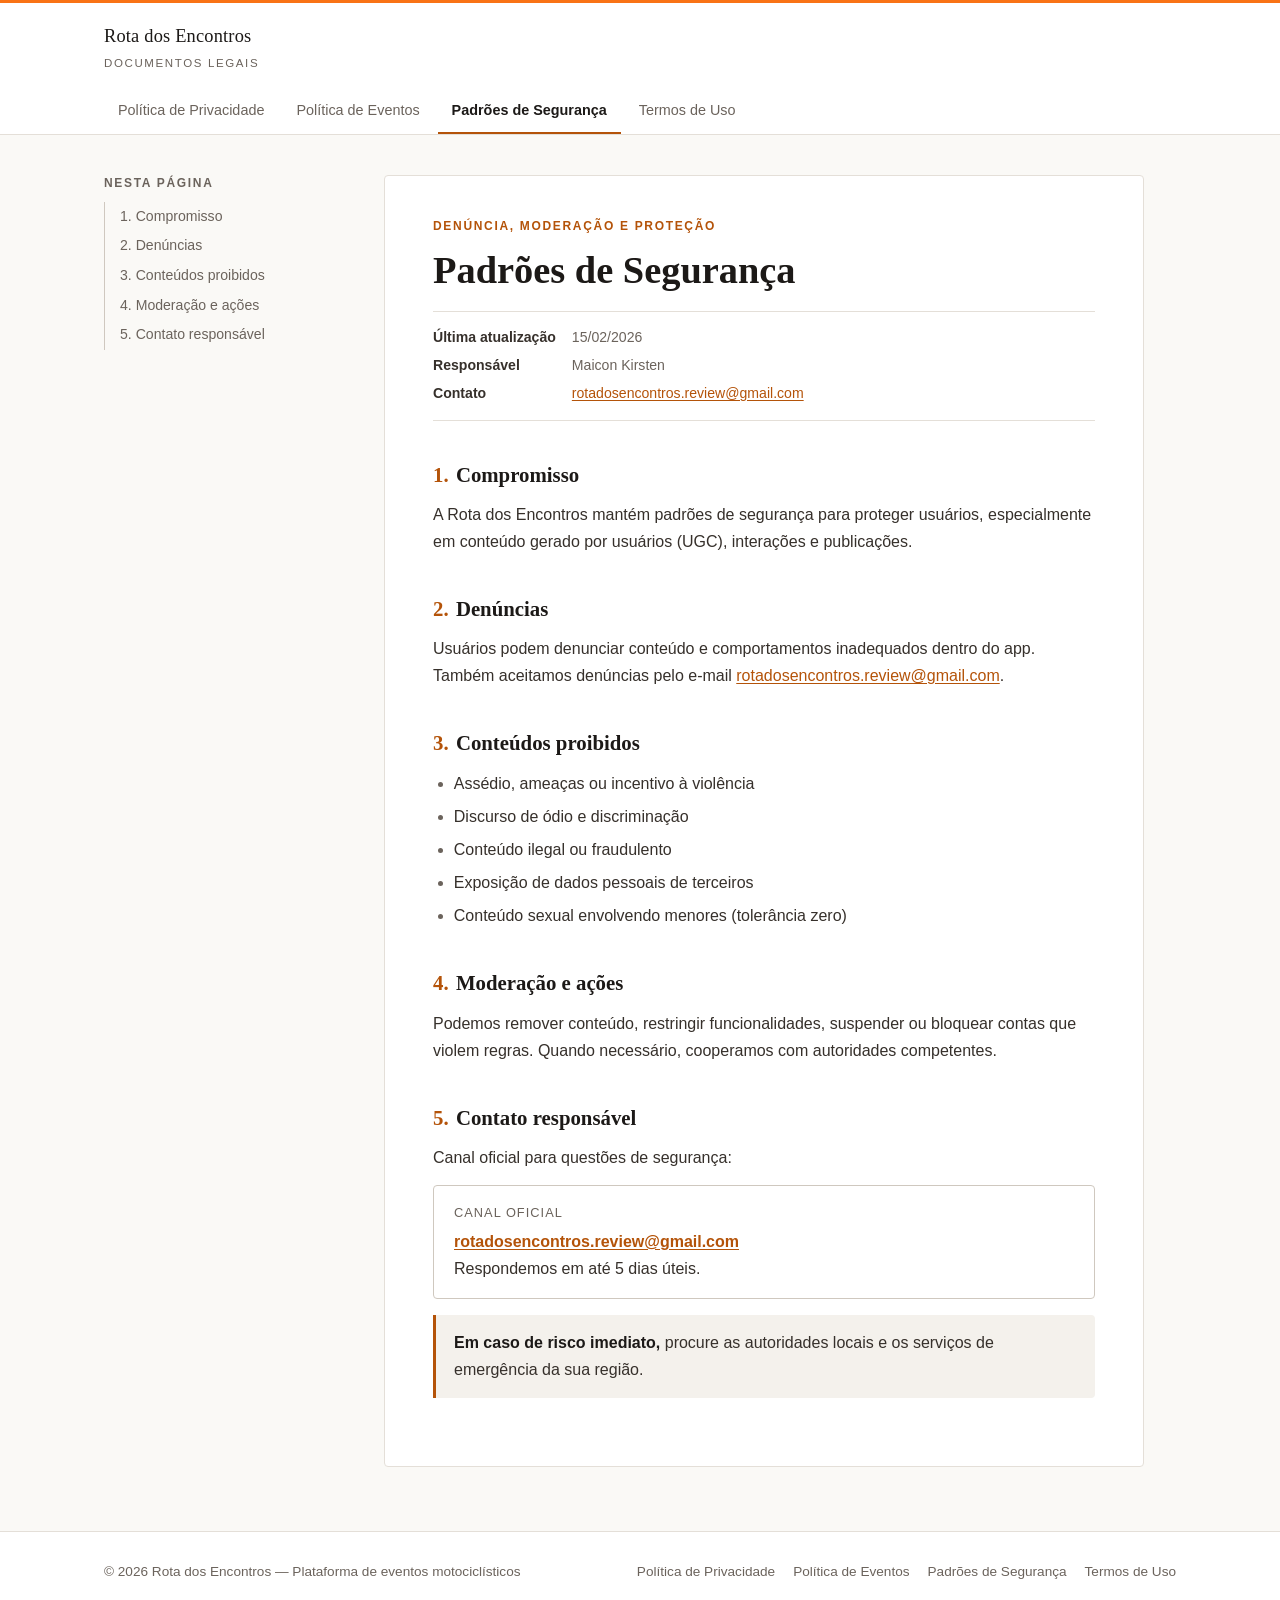
<file: seguranca.html>
<!DOCTYPE html>
<html lang="pt-BR">
<head>
  <meta charset="UTF-8">
  <meta name="viewport" content="width=device-width, initial-scale=1">
  <title>Padrões de Segurança — Rota dos Encontros</title>
  <meta name="description" content="Padrões de segurança do Rota dos Encontros: conteúdos proibidos, denúncias e moderação.">
  <meta name="color-scheme" content="light dark">
  <link rel="stylesheet" href="estilo.css">
</head>
<body>
<header class="topo">
  <div class="topo-interno">
    <p class="marca-nome">Rota dos Encontros<span>Documentos legais</span></p>
    <nav class="abas" aria-label="Documentos">
      <a href="index.html">Política de Privacidade</a>
      <a href="politica-eventos.html">Política de Eventos</a>
      <a href="seguranca.html" aria-current="page">Padrões de Segurança</a>
      <a href="termos.html">Termos de Uso</a>
    </nav>
  </div>
</header>

<div class="pagina">
  <aside class="indice" aria-label="Índice">
    <details open>
      <summary>Nesta página</summary>
      <h2>Nesta página</h2>
      <ol>
        <li><a href="#s1">1. Compromisso</a></li>
        <li><a href="#s2">2. Denúncias</a></li>
        <li><a href="#s3">3. Conteúdos proibidos</a></li>
        <li><a href="#s4">4. Moderação e ações</a></li>
        <li><a href="#s5">5. Contato responsável</a></li>
      </ol>
    </details>
  </aside>

  <main class="documento">
    <p class="tipo-doc">Denúncia, moderação e proteção</p>
    <h1>Padrões de Segurança</h1>
    <dl class="meta">
      <dt>Última atualização</dt><dd>15/02/2026</dd>
      <dt>Responsável</dt><dd>Maicon Kirsten</dd>
      <dt>Contato</dt><dd><a href="mailto:rotadosencontros.review@gmail.com">rotadosencontros.review@gmail.com</a></dd>
    </dl>

    <section aria-labelledby="s1">
      <h2 id="s1"><span class="num">1.</span>Compromisso</h2>
      <p>A Rota dos Encontros mantém padrões de segurança para proteger usuários, especialmente em conteúdo gerado por usuários (UGC), interações e publicações.</p>
    </section>

    <section aria-labelledby="s2">
      <h2 id="s2"><span class="num">2.</span>Denúncias</h2>
      <p>Usuários podem denunciar conteúdo e comportamentos inadequados dentro do app. Também aceitamos denúncias pelo e-mail <a href="mailto:rotadosencontros.review@gmail.com">rotadosencontros.review@gmail.com</a>.</p>
    </section>

    <section aria-labelledby="s3">
      <h2 id="s3"><span class="num">3.</span>Conteúdos proibidos</h2>
      <ul><li>Assédio, ameaças ou incentivo à violência</li><li>Discurso de ódio e discriminação</li><li>Conteúdo ilegal ou fraudulento</li><li>Exposição de dados pessoais de terceiros</li><li>Conteúdo sexual envolvendo menores (tolerância zero)</li></ul>
    </section>

    <section aria-labelledby="s4">
      <h2 id="s4"><span class="num">4.</span>Moderação e ações</h2>
      <p>Podemos remover conteúdo, restringir funcionalidades, suspender ou bloquear contas que violem regras. Quando necessário, cooperamos com autoridades competentes.</p>
    </section>

    <section aria-labelledby="s5">
      <h2 id="s5"><span class="num">5.</span>Contato responsável</h2>
      <p>Canal oficial para questões de segurança:</p><div class="contato-bloco"><p class="rotulo">Canal oficial</p><p><strong><a href="mailto:rotadosencontros.review@gmail.com">rotadosencontros.review@gmail.com</a></strong><br>Respondemos em até 5 dias úteis.</p></div><div class="nota"><p><strong>Em caso de risco imediato,</strong> procure as autoridades locais e os serviços de emergência da sua região.</p></div>
    </section>
  </main>
</div>

<footer class="rodape">
  <div class="rodape-interno">
    <p>© 2026 Rota dos Encontros — Plataforma de eventos motociclísticos</p>
    <nav aria-label="Documentos legais">
        <a href="index.html">Política de Privacidade</a>
        <a href="politica-eventos.html">Política de Eventos</a>
        <a href="seguranca.html">Padrões de Segurança</a>
        <a href="termos.html">Termos de Uso</a>
      </nav>
  </div>
</footer>
<script>
  // celular: índice começa fechado (no computador ele fica sempre visível pelo CSS)
  if (window.matchMedia('(max-width: 959px)').matches) {
    var d = document.querySelector('.indice details'); if (d) d.removeAttribute('open');
  }
</script>
</body>
</html>
</file>
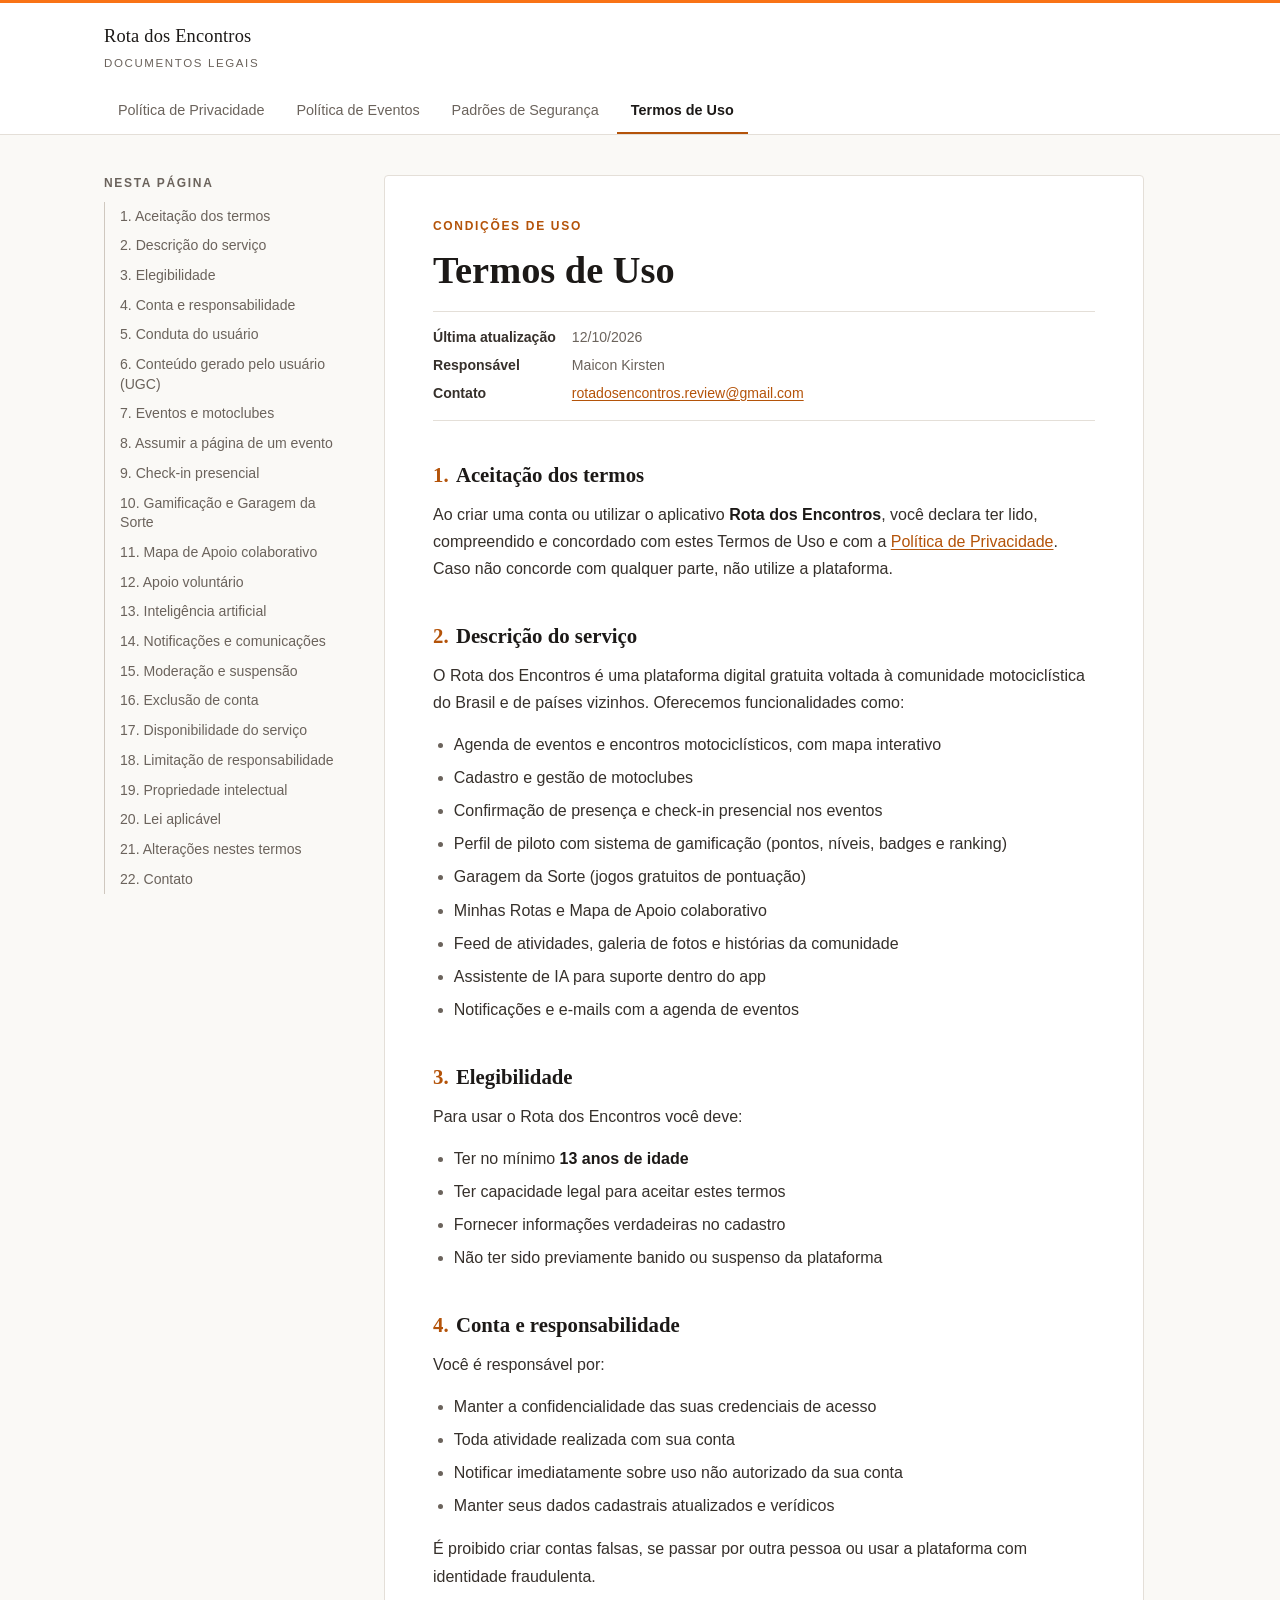
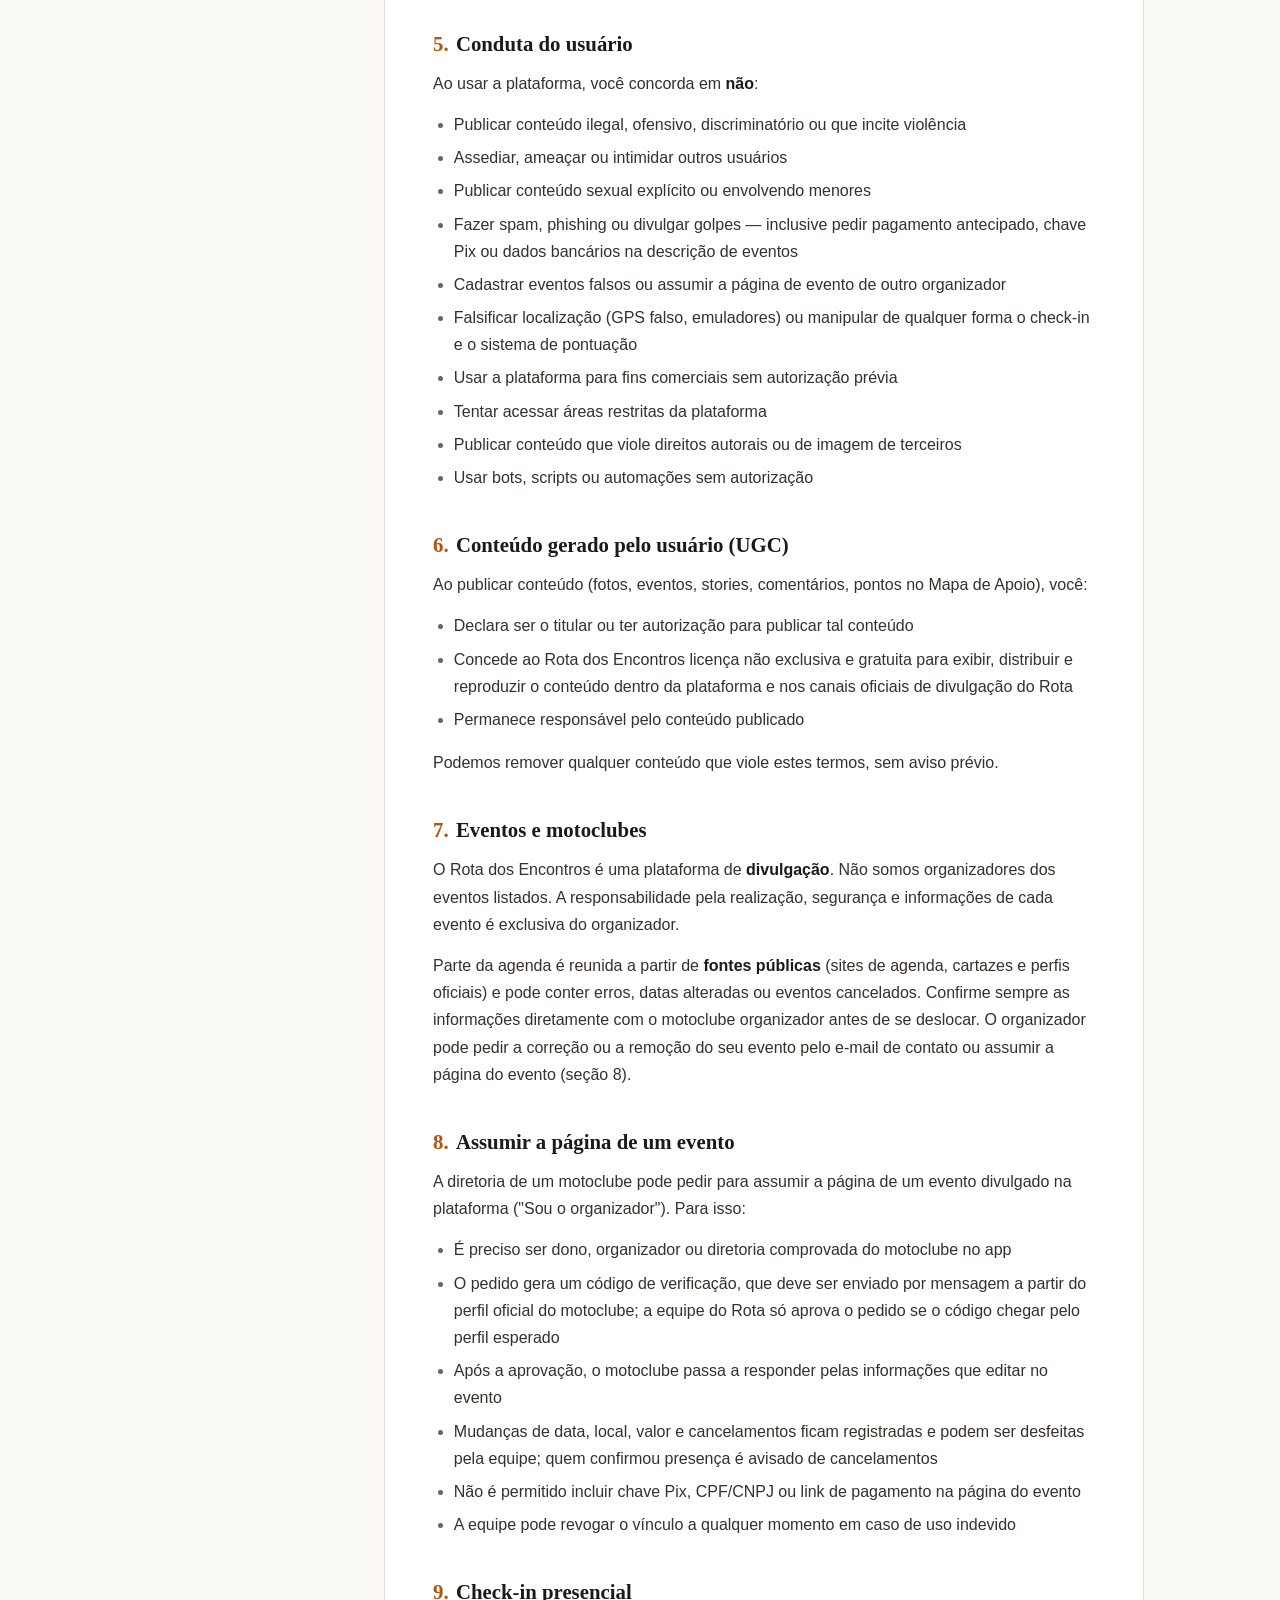
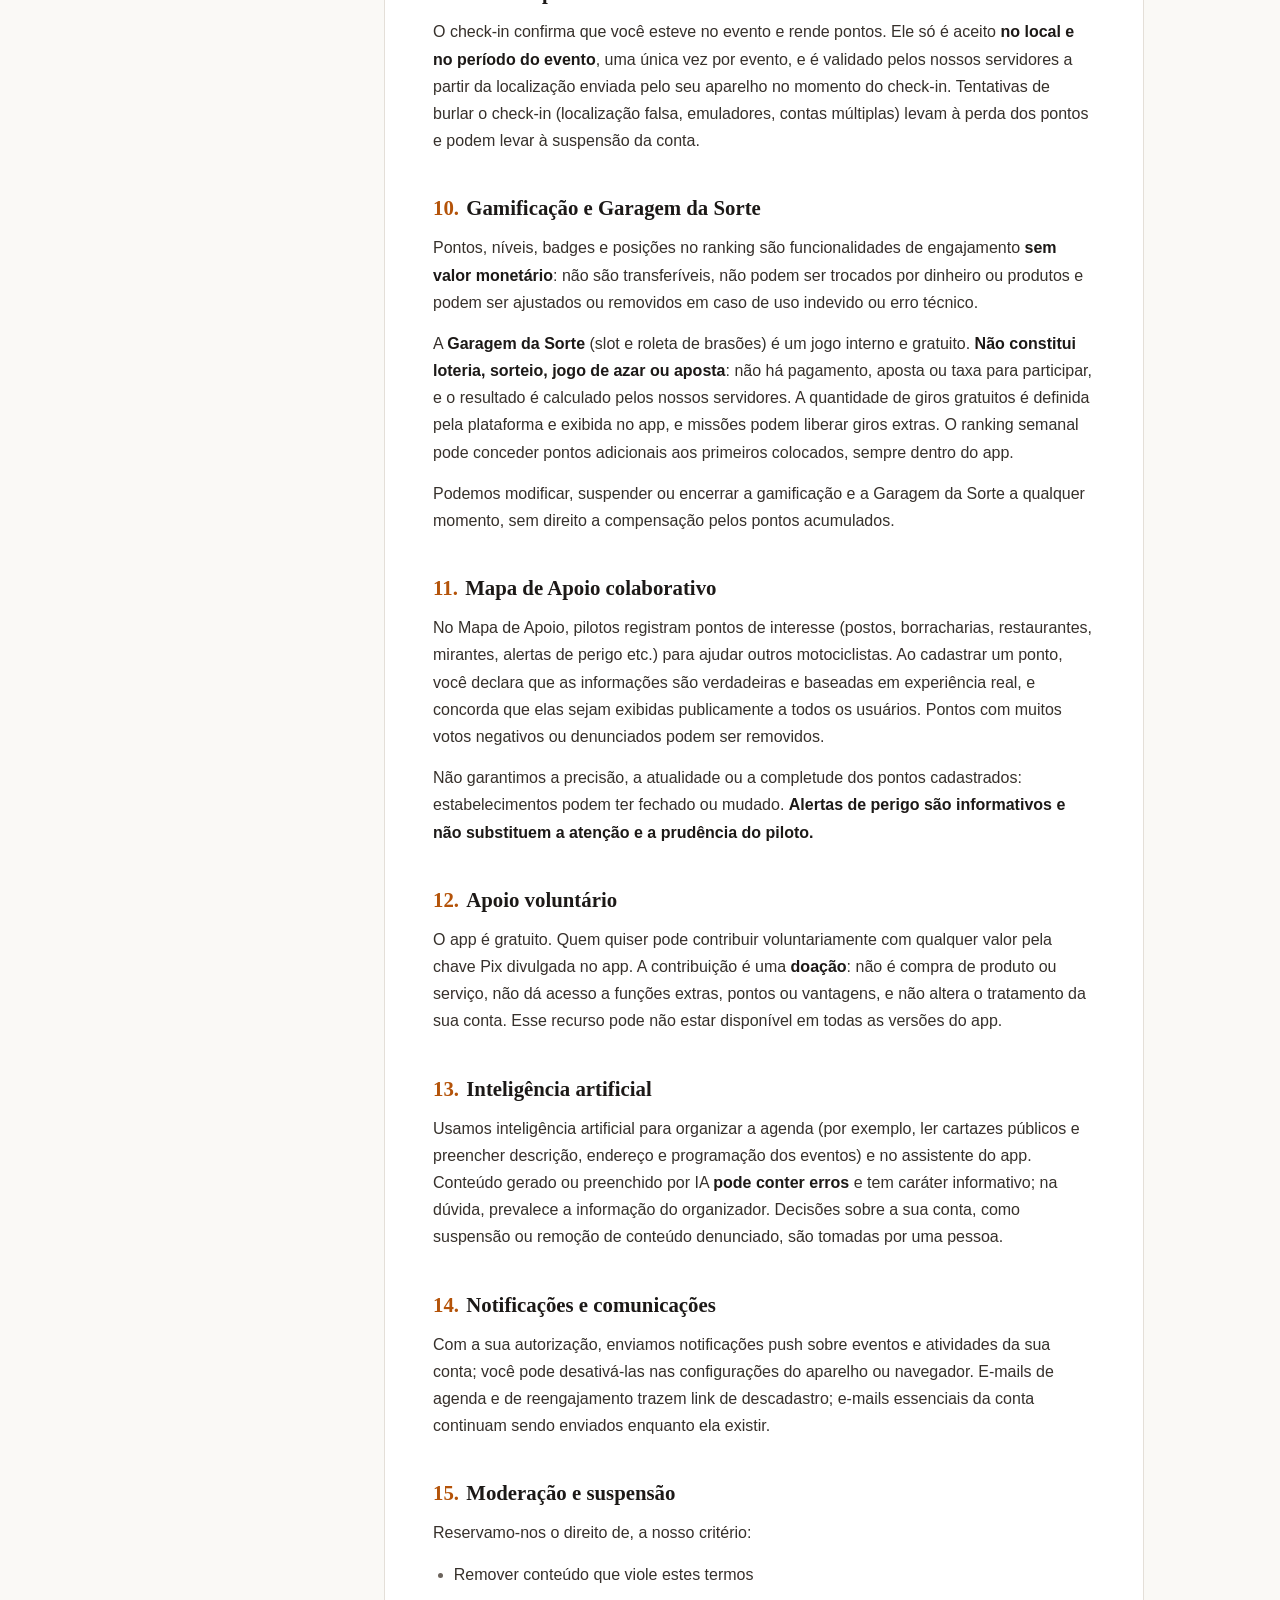
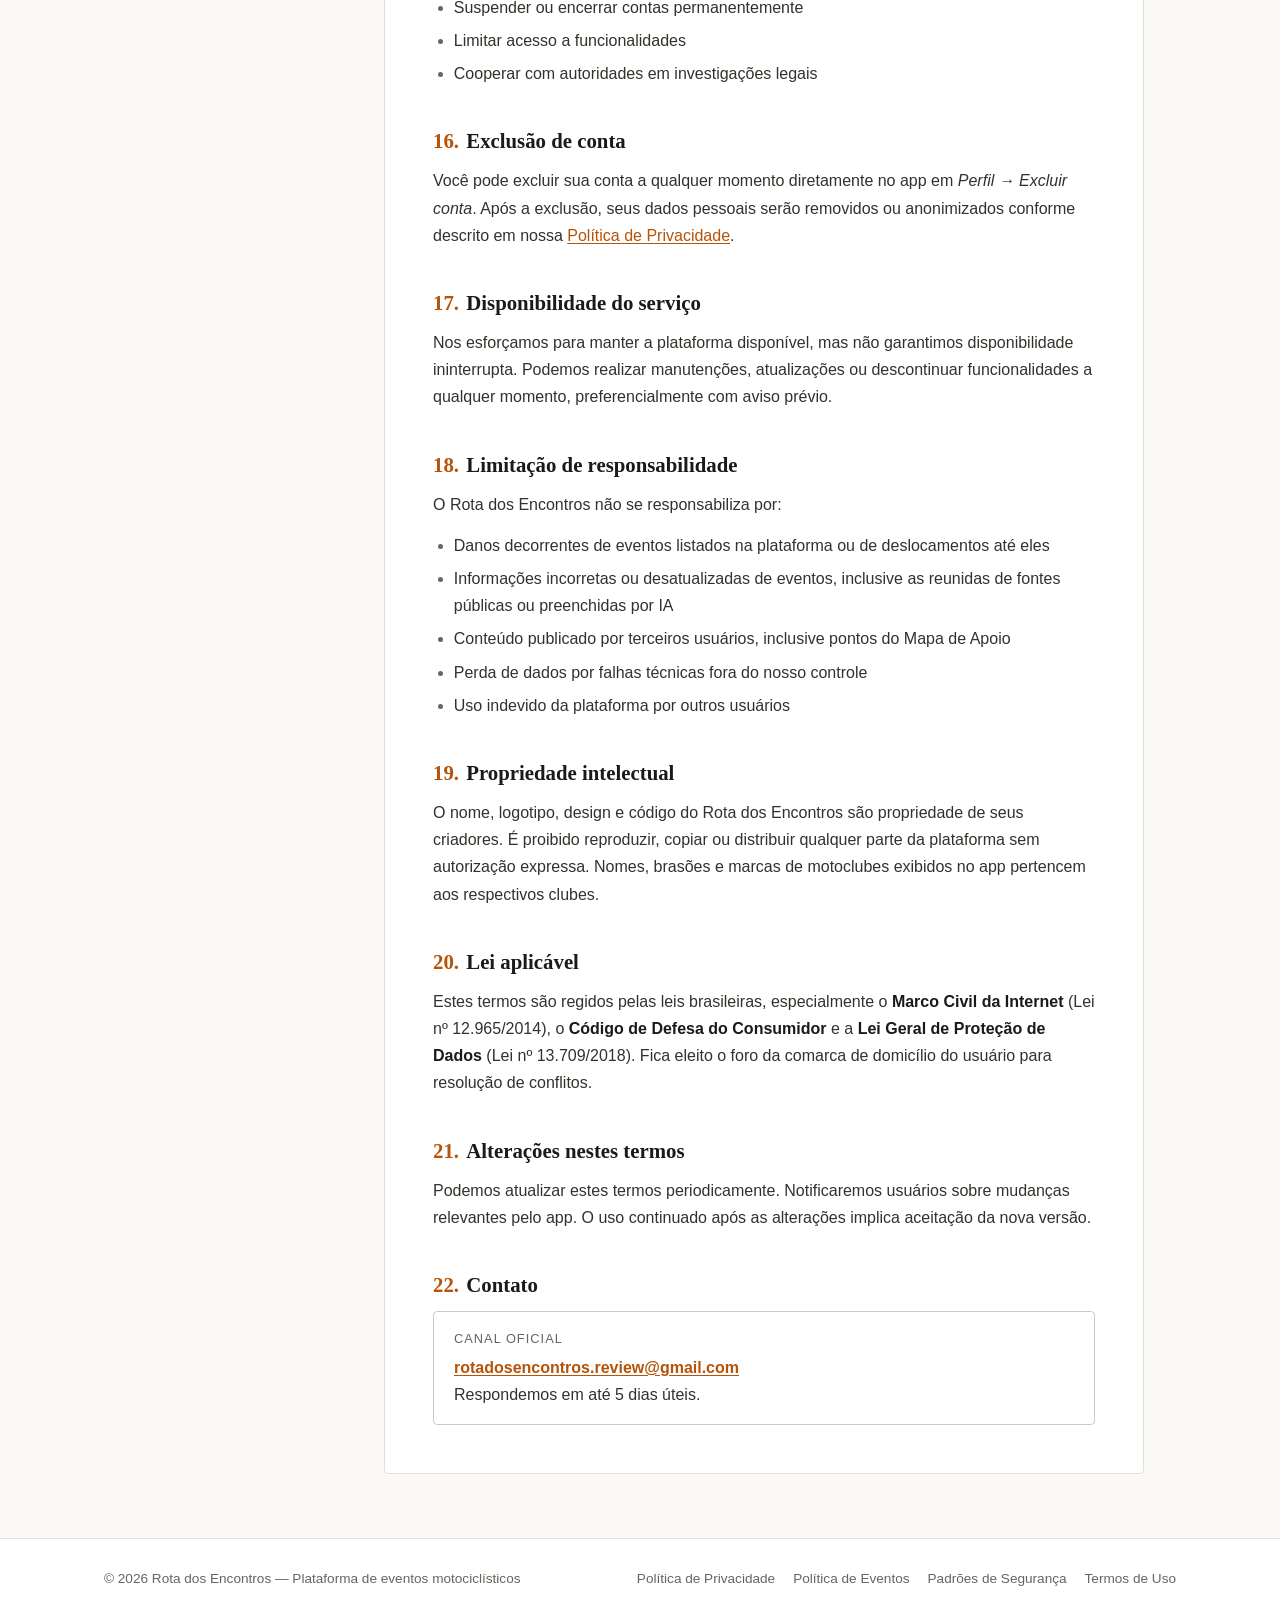
<file: termos.html>
<!DOCTYPE html>
<html lang="pt-BR">
<head>
  <meta charset="UTF-8">
  <meta name="viewport" content="width=device-width, initial-scale=1">
  <title>Termos de Uso — Rota dos Encontros</title>
  <meta name="description" content="Termos de Uso do aplicativo Rota dos Encontros.">
  <meta name="color-scheme" content="light dark">
  <link rel="stylesheet" href="estilo.css">
</head>
<body>
<header class="topo">
  <div class="topo-interno">
    <p class="marca-nome">Rota dos Encontros<span>Documentos legais</span></p>
    <nav class="abas" aria-label="Documentos">
      <a href="index.html">Política de Privacidade</a>
      <a href="politica-eventos.html">Política de Eventos</a>
      <a href="seguranca.html">Padrões de Segurança</a>
      <a href="termos.html" aria-current="page">Termos de Uso</a>
    </nav>
  </div>
</header>

<div class="pagina">
  <aside class="indice" aria-label="Índice">
    <details open>
      <summary>Nesta página</summary>
      <h2>Nesta página</h2>
      <ol>
        <li><a href="#s1">1. Aceitação dos termos</a></li>
        <li><a href="#s2">2. Descrição do serviço</a></li>
        <li><a href="#s3">3. Elegibilidade</a></li>
        <li><a href="#s4">4. Conta e responsabilidade</a></li>
        <li><a href="#s5">5. Conduta do usuário</a></li>
        <li><a href="#s6">6. Conteúdo gerado pelo usuário (UGC)</a></li>
        <li><a href="#s7">7. Eventos e motoclubes</a></li>
        <li><a href="#s8">8. Assumir a página de um evento</a></li>
        <li><a href="#s9">9. Check-in presencial</a></li>
        <li><a href="#s10">10. Gamificação e Garagem da Sorte</a></li>
        <li><a href="#s11">11. Mapa de Apoio colaborativo</a></li>
        <li><a href="#s12">12. Apoio voluntário</a></li>
        <li><a href="#s13">13. Inteligência artificial</a></li>
        <li><a href="#s14">14. Notificações e comunicações</a></li>
        <li><a href="#s15">15. Moderação e suspensão</a></li>
        <li><a href="#s16">16. Exclusão de conta</a></li>
        <li><a href="#s17">17. Disponibilidade do serviço</a></li>
        <li><a href="#s18">18. Limitação de responsabilidade</a></li>
        <li><a href="#s19">19. Propriedade intelectual</a></li>
        <li><a href="#s20">20. Lei aplicável</a></li>
        <li><a href="#s21">21. Alterações nestes termos</a></li>
        <li><a href="#s22">22. Contato</a></li>
      </ol>
    </details>
  </aside>

  <main class="documento">
    <p class="tipo-doc">Condições de uso</p>
    <h1>Termos de Uso</h1>
    <dl class="meta">
      <dt>Última atualização</dt><dd>12/10/2026</dd>
      <dt>Responsável</dt><dd>Maicon Kirsten</dd>
      <dt>Contato</dt><dd><a href="mailto:rotadosencontros.review@gmail.com">rotadosencontros.review@gmail.com</a></dd>
    </dl>

    <section aria-labelledby="s1">
      <h2 id="s1"><span class="num">1.</span>Aceitação dos termos</h2>
      <p>Ao criar uma conta ou utilizar o aplicativo <strong>Rota dos Encontros</strong>, você declara ter lido, compreendido e concordado com estes Termos de Uso e com a <a href="index.html">Política de Privacidade</a>. Caso não concorde com qualquer parte, não utilize a plataforma.</p>
    </section>

    <section aria-labelledby="s2">
      <h2 id="s2"><span class="num">2.</span>Descrição do serviço</h2>
      <p>O Rota dos Encontros é uma plataforma digital gratuita voltada à comunidade motociclística do Brasil e de países vizinhos. Oferecemos funcionalidades como:</p><ul><li>Agenda de eventos e encontros motociclísticos, com mapa interativo</li><li>Cadastro e gestão de motoclubes</li><li>Confirmação de presença e check-in presencial nos eventos</li><li>Perfil de piloto com sistema de gamificação (pontos, níveis, badges e ranking)</li><li>Garagem da Sorte (jogos gratuitos de pontuação)</li><li>Minhas Rotas e Mapa de Apoio colaborativo</li><li>Feed de atividades, galeria de fotos e histórias da comunidade</li><li>Assistente de IA para suporte dentro do app</li><li>Notificações e e-mails com a agenda de eventos</li></ul>
    </section>

    <section aria-labelledby="s3">
      <h2 id="s3"><span class="num">3.</span>Elegibilidade</h2>
      <p>Para usar o Rota dos Encontros você deve:</p><ul><li>Ter no mínimo <strong>13 anos de idade</strong></li><li>Ter capacidade legal para aceitar estes termos</li><li>Fornecer informações verdadeiras no cadastro</li><li>Não ter sido previamente banido ou suspenso da plataforma</li></ul>
    </section>

    <section aria-labelledby="s4">
      <h2 id="s4"><span class="num">4.</span>Conta e responsabilidade</h2>
      <p>Você é responsável por:</p><ul><li>Manter a confidencialidade das suas credenciais de acesso</li><li>Toda atividade realizada com sua conta</li><li>Notificar imediatamente sobre uso não autorizado da sua conta</li><li>Manter seus dados cadastrais atualizados e verídicos</li></ul><p>É proibido criar contas falsas, se passar por outra pessoa ou usar a plataforma com identidade fraudulenta.</p>
    </section>

    <section aria-labelledby="s5">
      <h2 id="s5"><span class="num">5.</span>Conduta do usuário</h2>
      <p>Ao usar a plataforma, você concorda em <strong>não</strong>:</p><ul><li>Publicar conteúdo ilegal, ofensivo, discriminatório ou que incite violência</li><li>Assediar, ameaçar ou intimidar outros usuários</li><li>Publicar conteúdo sexual explícito ou envolvendo menores</li><li>Fazer spam, phishing ou divulgar golpes — inclusive pedir pagamento antecipado, chave Pix ou dados bancários na descrição de eventos</li><li>Cadastrar eventos falsos ou assumir a página de evento de outro organizador</li><li>Falsificar localização (GPS falso, emuladores) ou manipular de qualquer forma o check-in e o sistema de pontuação</li><li>Usar a plataforma para fins comerciais sem autorização prévia</li><li>Tentar acessar áreas restritas da plataforma</li><li>Publicar conteúdo que viole direitos autorais ou de imagem de terceiros</li><li>Usar bots, scripts ou automações sem autorização</li></ul>
    </section>

    <section aria-labelledby="s6">
      <h2 id="s6"><span class="num">6.</span>Conteúdo gerado pelo usuário (UGC)</h2>
      <p>Ao publicar conteúdo (fotos, eventos, stories, comentários, pontos no Mapa de Apoio), você:</p><ul><li>Declara ser o titular ou ter autorização para publicar tal conteúdo</li><li>Concede ao Rota dos Encontros licença não exclusiva e gratuita para exibir, distribuir e reproduzir o conteúdo dentro da plataforma e nos canais oficiais de divulgação do Rota</li><li>Permanece responsável pelo conteúdo publicado</li></ul><p>Podemos remover qualquer conteúdo que viole estes termos, sem aviso prévio.</p>
    </section>

    <section aria-labelledby="s7">
      <h2 id="s7"><span class="num">7.</span>Eventos e motoclubes</h2>
      <p>O Rota dos Encontros é uma plataforma de <strong>divulgação</strong>. Não somos organizadores dos eventos listados. A responsabilidade pela realização, segurança e informações de cada evento é exclusiva do organizador.</p><p>Parte da agenda é reunida a partir de <strong>fontes públicas</strong> (sites de agenda, cartazes e perfis oficiais) e pode conter erros, datas alteradas ou eventos cancelados. Confirme sempre as informações diretamente com o motoclube organizador antes de se deslocar. O organizador pode pedir a correção ou a remoção do seu evento pelo e-mail de contato ou assumir a página do evento (seção 8).</p>
    </section>

    <section aria-labelledby="s8">
      <h2 id="s8"><span class="num">8.</span>Assumir a página de um evento</h2>
      <p>A diretoria de um motoclube pode pedir para assumir a página de um evento divulgado na plataforma ("Sou o organizador"). Para isso:</p><ul><li>É preciso ser dono, organizador ou diretoria comprovada do motoclube no app</li><li>O pedido gera um código de verificação, que deve ser enviado por mensagem a partir do perfil oficial do motoclube; a equipe do Rota só aprova o pedido se o código chegar pelo perfil esperado</li><li>Após a aprovação, o motoclube passa a responder pelas informações que editar no evento</li><li>Mudanças de data, local, valor e cancelamentos ficam registradas e podem ser desfeitas pela equipe; quem confirmou presença é avisado de cancelamentos</li><li>Não é permitido incluir chave Pix, CPF/CNPJ ou link de pagamento na página do evento</li><li>A equipe pode revogar o vínculo a qualquer momento em caso de uso indevido</li></ul>
    </section>

    <section aria-labelledby="s9">
      <h2 id="s9"><span class="num">9.</span>Check-in presencial</h2>
      <p>O check-in confirma que você esteve no evento e rende pontos. Ele só é aceito <strong>no local e no período do evento</strong>, uma única vez por evento, e é validado pelos nossos servidores a partir da localização enviada pelo seu aparelho no momento do check-in. Tentativas de burlar o check-in (localização falsa, emuladores, contas múltiplas) levam à perda dos pontos e podem levar à suspensão da conta.</p>
    </section>

    <section aria-labelledby="s10">
      <h2 id="s10"><span class="num">10.</span>Gamificação e Garagem da Sorte</h2>
      <p>Pontos, níveis, badges e posições no ranking são funcionalidades de engajamento <strong>sem valor monetário</strong>: não são transferíveis, não podem ser trocados por dinheiro ou produtos e podem ser ajustados ou removidos em caso de uso indevido ou erro técnico.</p><p>A <strong>Garagem da Sorte</strong> (slot e roleta de brasões) é um jogo interno e gratuito. <strong>Não constitui loteria, sorteio, jogo de azar ou aposta</strong>: não há pagamento, aposta ou taxa para participar, e o resultado é calculado pelos nossos servidores. A quantidade de giros gratuitos é definida pela plataforma e exibida no app, e missões podem liberar giros extras. O ranking semanal pode conceder pontos adicionais aos primeiros colocados, sempre dentro do app.</p><p>Podemos modificar, suspender ou encerrar a gamificação e a Garagem da Sorte a qualquer momento, sem direito a compensação pelos pontos acumulados.</p>
    </section>

    <section aria-labelledby="s11">
      <h2 id="s11"><span class="num">11.</span>Mapa de Apoio colaborativo</h2>
      <p>No Mapa de Apoio, pilotos registram pontos de interesse (postos, borracharias, restaurantes, mirantes, alertas de perigo etc.) para ajudar outros motociclistas. Ao cadastrar um ponto, você declara que as informações são verdadeiras e baseadas em experiência real, e concorda que elas sejam exibidas publicamente a todos os usuários. Pontos com muitos votos negativos ou denunciados podem ser removidos.</p><p>Não garantimos a precisão, a atualidade ou a completude dos pontos cadastrados: estabelecimentos podem ter fechado ou mudado. <strong>Alertas de perigo são informativos e não substituem a atenção e a prudência do piloto.</strong></p>
    </section>

    <section aria-labelledby="s12">
      <h2 id="s12"><span class="num">12.</span>Apoio voluntário</h2>
      <p>O app é gratuito. Quem quiser pode contribuir voluntariamente com qualquer valor pela chave Pix divulgada no app. A contribuição é uma <strong>doação</strong>: não é compra de produto ou serviço, não dá acesso a funções extras, pontos ou vantagens, e não altera o tratamento da sua conta. Esse recurso pode não estar disponível em todas as versões do app.</p>
    </section>

    <section aria-labelledby="s13">
      <h2 id="s13"><span class="num">13.</span>Inteligência artificial</h2>
      <p>Usamos inteligência artificial para organizar a agenda (por exemplo, ler cartazes públicos e preencher descrição, endereço e programação dos eventos) e no assistente do app. Conteúdo gerado ou preenchido por IA <strong>pode conter erros</strong> e tem caráter informativo; na dúvida, prevalece a informação do organizador. Decisões sobre a sua conta, como suspensão ou remoção de conteúdo denunciado, são tomadas por uma pessoa.</p>
    </section>

    <section aria-labelledby="s14">
      <h2 id="s14"><span class="num">14.</span>Notificações e comunicações</h2>
      <p>Com a sua autorização, enviamos notificações push sobre eventos e atividades da sua conta; você pode desativá-las nas configurações do aparelho ou navegador. E-mails de agenda e de reengajamento trazem link de descadastro; e-mails essenciais da conta continuam sendo enviados enquanto ela existir.</p>
    </section>

    <section aria-labelledby="s15">
      <h2 id="s15"><span class="num">15.</span>Moderação e suspensão</h2>
      <p>Reservamo-nos o direito de, a nosso critério:</p><ul><li>Remover conteúdo que viole estes termos</li><li>Suspender ou encerrar contas permanentemente</li><li>Limitar acesso a funcionalidades</li><li>Cooperar com autoridades em investigações legais</li></ul>
    </section>

    <section aria-labelledby="s16">
      <h2 id="s16"><span class="num">16.</span>Exclusão de conta</h2>
      <p>Você pode excluir sua conta a qualquer momento diretamente no app em <em>Perfil → Excluir conta</em>. Após a exclusão, seus dados pessoais serão removidos ou anonimizados conforme descrito em nossa <a href="index.html">Política de Privacidade</a>.</p>
    </section>

    <section aria-labelledby="s17">
      <h2 id="s17"><span class="num">17.</span>Disponibilidade do serviço</h2>
      <p>Nos esforçamos para manter a plataforma disponível, mas não garantimos disponibilidade ininterrupta. Podemos realizar manutenções, atualizações ou descontinuar funcionalidades a qualquer momento, preferencialmente com aviso prévio.</p>
    </section>

    <section aria-labelledby="s18">
      <h2 id="s18"><span class="num">18.</span>Limitação de responsabilidade</h2>
      <p>O Rota dos Encontros não se responsabiliza por:</p><ul><li>Danos decorrentes de eventos listados na plataforma ou de deslocamentos até eles</li><li>Informações incorretas ou desatualizadas de eventos, inclusive as reunidas de fontes públicas ou preenchidas por IA</li><li>Conteúdo publicado por terceiros usuários, inclusive pontos do Mapa de Apoio</li><li>Perda de dados por falhas técnicas fora do nosso controle</li><li>Uso indevido da plataforma por outros usuários</li></ul>
    </section>

    <section aria-labelledby="s19">
      <h2 id="s19"><span class="num">19.</span>Propriedade intelectual</h2>
      <p>O nome, logotipo, design e código do Rota dos Encontros são propriedade de seus criadores. É proibido reproduzir, copiar ou distribuir qualquer parte da plataforma sem autorização expressa. Nomes, brasões e marcas de motoclubes exibidos no app pertencem aos respectivos clubes.</p>
    </section>

    <section aria-labelledby="s20">
      <h2 id="s20"><span class="num">20.</span>Lei aplicável</h2>
      <p>Estes termos são regidos pelas leis brasileiras, especialmente o <strong>Marco Civil da Internet</strong> (Lei nº 12.965/2014), o <strong>Código de Defesa do Consumidor</strong> e a <strong>Lei Geral de Proteção de Dados</strong> (Lei nº 13.709/2018). Fica eleito o foro da comarca de domicílio do usuário para resolução de conflitos.</p>
    </section>

    <section aria-labelledby="s21">
      <h2 id="s21"><span class="num">21.</span>Alterações nestes termos</h2>
      <p>Podemos atualizar estes termos periodicamente. Notificaremos usuários sobre mudanças relevantes pelo app. O uso continuado após as alterações implica aceitação da nova versão.</p>
    </section>

    <section aria-labelledby="s22">
      <h2 id="s22"><span class="num">22.</span>Contato</h2>
      <div class="contato-bloco"><p class="rotulo">Canal oficial</p><p><strong><a href="mailto:rotadosencontros.review@gmail.com">rotadosencontros.review@gmail.com</a></strong><br>Respondemos em até 5 dias úteis.</p></div>
    </section>
  </main>
</div>

<footer class="rodape">
  <div class="rodape-interno">
    <p>© 2026 Rota dos Encontros — Plataforma de eventos motociclísticos</p>
    <nav aria-label="Documentos legais">
        <a href="index.html">Política de Privacidade</a>
        <a href="politica-eventos.html">Política de Eventos</a>
        <a href="seguranca.html">Padrões de Segurança</a>
        <a href="termos.html">Termos de Uso</a>
      </nav>
  </div>
</footer>
<script>
  // celular: índice começa fechado (no computador ele fica sempre visível pelo CSS)
  if (window.matchMedia('(max-width: 959px)').matches) {
    var d = document.querySelector('.indice details'); if (d) d.removeAttribute('open');
  }
</script>
</body>
</html>
</file>
<file: estilo.css>
/* Documentos legais — Rota dos Encontros
   Visual sóbrio de documento: papel claro, tinta escura, serifa nos títulos.
   Só fontes do sistema (nenhuma requisição a terceiros nesta página). */

:root {
  --papel: #faf9f6;
  --folha: #ffffff;
  --tinta: #1c1917;
  --texto: #36302b;
  --suave: #6b635c;
  --linha: #e4dfd8;
  --linha-forte: #cfc8bf;
  --marca: #b45309;       /* laranja da marca, escurecido p/ contraste em fundo claro */
  --marca-fina: #f97316;
  --nota: #f4f1ec;
  --serif: "Iowan Old Style", "Palatino Linotype", Palatino, "Book Antiqua", Georgia, "Times New Roman", serif;
  --sans: -apple-system, BlinkMacSystemFont, "Segoe UI", Roboto, "Helvetica Neue", Arial, sans-serif;
}

@media (prefers-color-scheme: dark) {
  :root {
    --papel: #141210;
    --folha: #1b1815;
    --tinta: #f2eee8;
    --texto: #d6cfc6;
    --suave: #9c938a;
    --linha: #2e2a26;
    --linha-forte: #3d3832;
    --marca: #f59e4a;
    --nota: #221e1a;
  }
}

* { box-sizing: border-box; }
html { scroll-behavior: smooth; -webkit-text-size-adjust: 100%; }
body {
  margin: 0;
  background: var(--papel);
  color: var(--texto);
  font: 16px/1.7 var(--sans);
}

a { color: var(--marca); text-underline-offset: 2px; }
a:hover { text-decoration-thickness: 2px; }

/* ── topo ───────────────────────────────────────────── */
.topo {
  background: var(--folha);
  border-bottom: 1px solid var(--linha);
  border-top: 3px solid var(--marca-fina);
}
.topo-interno {
  max-width: 1120px;
  margin: 0 auto;
  padding: 18px 24px 0;
}
.marca-nome {
  font-family: var(--serif);
  font-size: 1.15rem;
  color: var(--tinta);
  letter-spacing: .01em;
  margin: 0;
}
.marca-nome span {
  display: block;
  font-family: var(--sans);
  font-size: .72rem;
  letter-spacing: .14em;
  text-transform: uppercase;
  color: var(--suave);
  margin-top: 2px;
}
.abas {
  display: flex;
  gap: 4px;
  margin-top: 14px;
  overflow-x: auto;
  scrollbar-width: none;
}
.abas::-webkit-scrollbar { display: none; }
.abas a {
  flex-shrink: 0;
  padding: 10px 14px;
  font-size: .9rem;
  color: var(--suave);
  text-decoration: none;
  border-bottom: 2px solid transparent;
}
.abas a:hover { color: var(--tinta); }
.abas a[aria-current="page"] {
  color: var(--tinta);
  font-weight: 600;
  border-bottom-color: var(--marca);
}

/* ── corpo ──────────────────────────────────────────── */
.pagina {
  max-width: 1120px;
  margin: 0 auto;
  padding: 40px 24px 64px;
  display: grid;
  grid-template-columns: minmax(0, 1fr);
  gap: 40px;
}
@media (min-width: 960px) {
  .pagina { grid-template-columns: 240px minmax(0, 1fr); }
}

.documento {
  background: var(--folha);
  border: 1px solid var(--linha);
  border-radius: 4px;
  padding: 40px 48px 48px;
  max-width: 760px;
}
@media (max-width: 640px) {
  .documento { padding: 28px 20px 36px; border-left: 0; border-right: 0; border-radius: 0; margin: 0 -24px; }
  .pagina { padding-top: 24px; }
}

.tipo-doc {
  font-size: .75rem;
  letter-spacing: .14em;
  text-transform: uppercase;
  color: var(--marca);
  font-weight: 600;
  margin: 0 0 10px;
}
h1 {
  font-family: var(--serif);
  font-weight: 600;
  font-size: clamp(1.8rem, 4vw, 2.4rem);
  line-height: 1.2;
  color: var(--tinta);
  margin: 0 0 18px;
}
.meta {
  display: grid;
  grid-template-columns: auto 1fr;
  gap: 4px 16px;
  font-size: .88rem;
  color: var(--suave);
  padding: 14px 0;
  margin: 0 0 8px;
  border-top: 1px solid var(--linha);
  border-bottom: 1px solid var(--linha);
}
.meta dt { font-weight: 600; color: var(--texto); }
.meta dd { margin: 0; }

h2 {
  font-family: var(--serif);
  font-weight: 600;
  font-size: 1.3rem;
  line-height: 1.35;
  color: var(--tinta);
  margin: 40px 0 12px;
  scroll-margin-top: 24px;
}
h2 .num {
  color: var(--marca);
  font-variant-numeric: tabular-nums;
  margin-right: .35em;
}

p { margin: 0 0 14px; }
strong { color: var(--tinta); }
ul { margin: 6px 0 16px; padding-left: 1.3em; }
li { margin-bottom: 6px; }
li::marker { color: var(--suave); }

/* tabelas: rolam sozinhas no celular, a página não */
.tabela { overflow-x: auto; margin: 14px 0 20px; border: 1px solid var(--linha); border-radius: 4px; }
table { width: 100%; border-collapse: collapse; font-size: .92rem; }
th {
  text-align: left;
  font-weight: 600;
  color: var(--tinta);
  background: var(--nota);
  padding: 10px 14px;
  border-bottom: 1px solid var(--linha-forte);
  white-space: nowrap;
}
td { padding: 10px 14px; border-bottom: 1px solid var(--linha); vertical-align: top; }
tr:last-child td { border-bottom: 0; }

.nota {
  background: var(--nota);
  border-left: 3px solid var(--marca);
  padding: 14px 18px;
  margin: 16px 0 20px;
  border-radius: 0 4px 4px 0;
}
.nota p:last-child { margin-bottom: 0; }

.contato-bloco {
  border: 1px solid var(--linha-forte);
  border-radius: 4px;
  padding: 16px 20px;
  margin: 12px 0 0;
}
.contato-bloco p { margin: 0; }
.contato-bloco .rotulo { font-size: .8rem; letter-spacing: .08em; text-transform: uppercase; color: var(--suave); margin-bottom: 4px; }

/* ── índice ─────────────────────────────────────────── */
.indice { font-size: .88rem; }
.indice h2 {
  font-family: var(--sans);
  font-size: .75rem;
  letter-spacing: .14em;
  text-transform: uppercase;
  color: var(--suave);
  margin: 0 0 10px;
}
.indice ol { list-style: none; margin: 0; padding: 0; border-left: 1px solid var(--linha-forte); }
.indice li { margin: 0; }
.indice a {
  display: block;
  padding: 5px 0 5px 14px;
  margin-left: -1px;
  border-left: 2px solid transparent;
  color: var(--suave);
  text-decoration: none;
  line-height: 1.4;
}
.indice a:hover { color: var(--tinta); border-left-color: var(--marca); }

@media (min-width: 960px) {
  .indice { position: sticky; top: 24px; align-self: start; max-height: calc(100vh - 48px); overflow-y: auto; }
  .indice details > summary { display: none; }
  .indice details:not([open]) > ol { display: block; }
}
@media (max-width: 959px) {
  .indice details {
    background: var(--folha);
    border: 1px solid var(--linha);
    border-radius: 4px;
    padding: 12px 16px;
  }
  .indice summary { cursor: pointer; font-weight: 600; color: var(--tinta); list-style: none; }
  .indice summary::-webkit-details-marker { display: none; }
  .indice summary::after { content: "+"; float: right; color: var(--suave); }
  .indice details[open] summary::after { content: "−"; }
  .indice details[open] summary { margin-bottom: 10px; }
  .indice h2 { display: none; }
}

/* ── rodapé ─────────────────────────────────────────── */
.rodape {
  border-top: 1px solid var(--linha);
  background: var(--folha);
  color: var(--suave);
  font-size: .85rem;
}
.rodape-interno {
  max-width: 1120px;
  margin: 0 auto;
  padding: 28px 24px 36px;
  display: flex;
  flex-wrap: wrap;
  gap: 12px 32px;
  justify-content: space-between;
}
.rodape p { margin: 0; }
.rodape nav { display: flex; flex-wrap: wrap; gap: 6px 18px; }
.rodape nav a { color: var(--suave); text-decoration: none; }
.rodape nav a:hover { color: var(--tinta); text-decoration: underline; }

/* ── impressão ──────────────────────────────────────── */
@media print {
  :root { --papel: #fff; --folha: #fff; --tinta: #000; --texto: #111; --suave: #444; --marca: #000; --nota: #f3f3f3; }
  .abas, .indice, .rodape nav { display: none !important; }
  .topo { border: 0; }
  .pagina { display: block; padding: 0; }
  .documento { border: 0; padding: 0; max-width: none; }
  a { color: inherit; text-decoration: none; }
  h2 { break-after: avoid; }
  .tabela, .nota { break-inside: avoid; }
}
</file>
